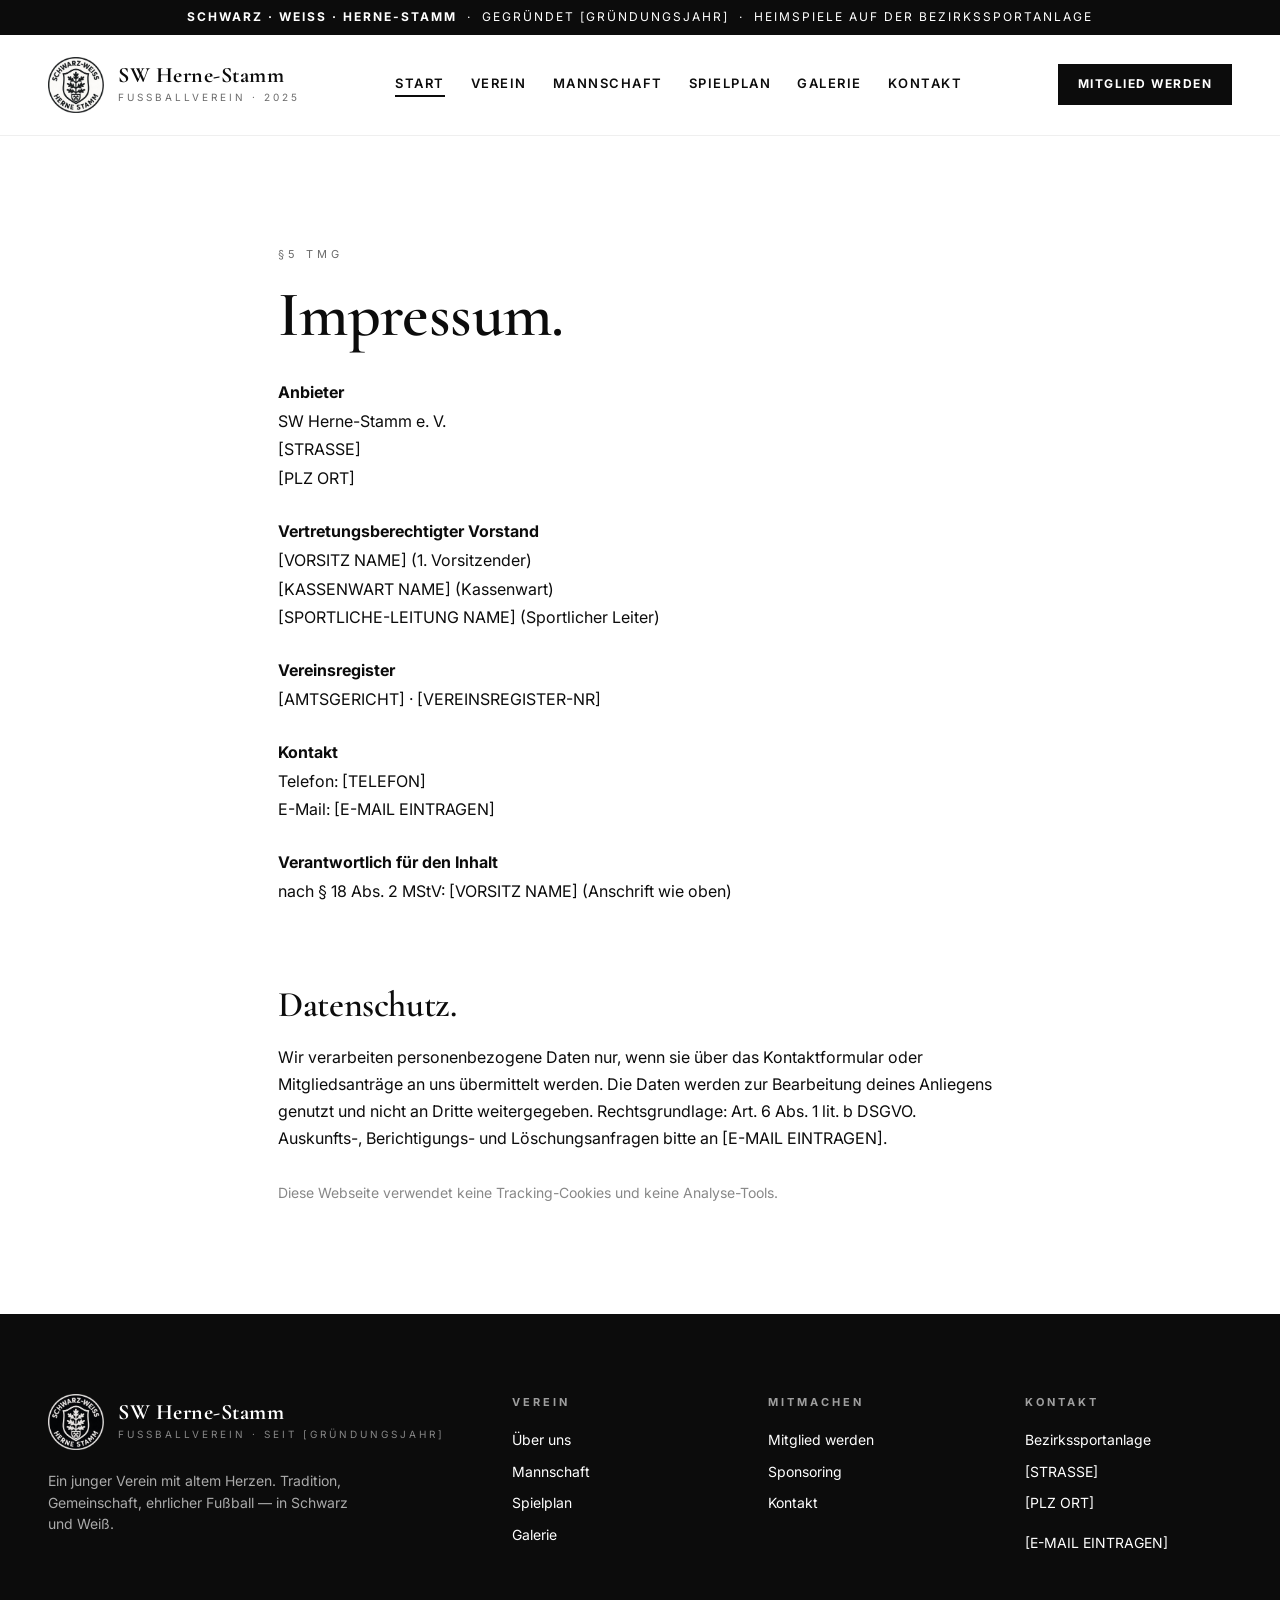
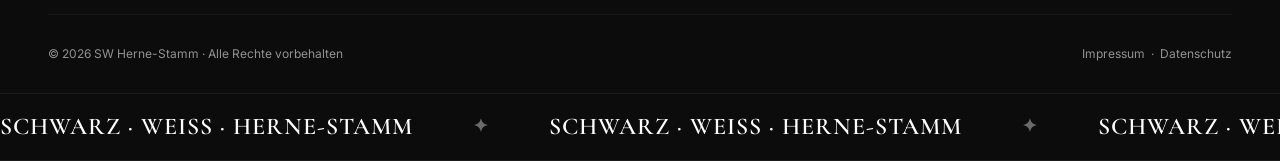
<file: impressum/index.html>
<!DOCTYPE html>
<html lang="de">
<head>
  <base href="../">
  <meta charset="UTF-8">
  <meta name="viewport" content="width=device-width, initial-scale=1.0">
  <title>Impressum · SW Herne-Stamm</title>
  <meta name="description" content="Impressum & Datenschutz von SW Herne-Stamm e. V.">
  <meta name="robots" content="noindex, nofollow">
  <link rel="stylesheet" href="style.css">
</head>
<body>
<div class="top-stripe"><b>SCHWARZ · WEISS · HERNE-STAMM</b> &nbsp;·&nbsp; Gegründet [GRÜNDUNGSJAHR] &nbsp;·&nbsp; Heimspiele auf der Bezirkssportanlage</div>
<nav class="site-nav">
  <div class="container site-nav__inner">
    <a href="./" class="brand">
      <img src="logo.png" alt="SW Herne-Stamm" class="brand__logo">
      <div>
        <div class="brand__name">SW Herne-Stamm</div>
        <div class="brand__sub">Fußballverein · 2025</div>
      </div>
    </a>
    <div class="nav-links" id="nav-links">
      <a href="./"      data-key="index">Start</a>
      <a href="verein/"     data-key="verein">Verein</a>
      <a href="mannschaft/" data-key="mannschaft">Mannschaft</a>
      <a href="spielplan/"  data-key="spielplan">Spielplan</a>
      <a href="galerie/"    data-key="galerie">Galerie</a>
      <a href="kontakt/"    data-key="kontakt">Kontakt</a>
    </div>
    <a href="mitglied/" class="nav-cta">Mitglied werden</a>
  </div>
</nav>
<script>(function(){var p=location.pathname.split('/').pop().replace(/\.(php|html)$/,'');if(!p)p='index';var l=document.querySelector('#nav-links a[data-key="'+p+'"]');if(l)l.classList.add('active');})();</script>

<section class="section">
  <div class="container" style="max-width:780px;">
    <div class="section__eyebrow">§5 TMG</div>
    <h1 class="section__title">Impressum.</h1>
    <div style="font-size:16px;line-height:1.8;margin-top:30px;">
      <p><b>Anbieter</b><br>SW Herne-Stamm e. V.<br>[STRASSE]<br>[PLZ ORT]</p>
      <p style="margin-top:24px;"><b>Vertretungsberechtigter Vorstand</b><br>[VORSITZ NAME] (1. Vorsitzender)<br>[KASSENWART NAME] (Kassenwart)<br>[SPORTLICHE-LEITUNG NAME] (Sportlicher Leiter)</p>
      <p style="margin-top:24px;"><b>Vereinsregister</b><br>[AMTSGERICHT] · [VEREINSREGISTER-NR]</p>
      <p style="margin-top:24px;"><b>Kontakt</b><br>Telefon: [TELEFON]<br>E-Mail: [E-MAIL EINTRAGEN]</p>
      <p style="margin-top:24px;"><b>Verantwortlich für den Inhalt</b><br>nach § 18 Abs. 2 MStV: [VORSITZ NAME] (Anschrift wie oben)</p>
    </div>
    <h2 id="datenschutz" class="section__title" style="font-size:36px;margin-top:80px;">Datenschutz.</h2>
    <p style="font-size:16px;line-height:1.7;margin-top:20px;">Wir verarbeiten personenbezogene Daten nur, wenn sie über das Kontaktformular oder Mitgliedsanträge an uns übermittelt werden. Die Daten werden zur Bearbeitung deines Anliegens genutzt und nicht an Dritte weitergegeben. Rechtsgrundlage: Art. 6 Abs. 1 lit. b DSGVO. Auskunfts-, Berichtigungs- und Löschungsanfragen bitte an [E-MAIL EINTRAGEN].</p>
    <p style="font-size:14px;color:#888;margin-top:30px;">Diese Webseite verwendet keine Tracking-Cookies und keine Analyse-Tools.</p>
  </div>
</section>
<footer class="site-footer">
  <div class="container">
    <div class="footer-grid">
      <div>
        <div style="display:flex;align-items:center;gap:14px;margin-bottom:20px;">
          <img src="logo.png" alt="SW Herne-Stamm" class="brand__logo brand__logo--light">
          <div>
            <div class="brand__name" style="color:#fff;">SW Herne-Stamm</div>
            <div class="brand__sub" style="color:#888;">Fußballverein · seit [GRÜNDUNGSJAHR]</div>
          </div>
        </div>
        <p style="font-size:14px;color:#aaa;max-width:36ch;">Ein junger Verein mit altem Herzen. Tradition, Gemeinschaft, ehrlicher Fußball — in Schwarz und Weiß.</p>
      </div>
      <div>
        <h4>Verein</h4>
        <ul><li><a href="verein/">Über uns</a></li><li><a href="mannschaft/">Mannschaft</a></li><li><a href="spielplan/">Spielplan</a></li><li><a href="galerie/">Galerie</a></li></ul>
      </div>
      <div>
        <h4>Mitmachen</h4>
        <ul><li><a href="mitglied/">Mitglied werden</a></li><li><a href="kontakt/#sponsoring">Sponsoring</a></li><li><a href="kontakt/">Kontakt</a></li></ul>
      </div>
      <div>
        <h4>Kontakt</h4>
        <ul><li>Bezirkssportanlage</li><li>[STRASSE]</li><li>[PLZ ORT]</li><li style="margin-top:8px;">[E-MAIL EINTRAGEN]</li></ul>
      </div>
    </div>
    <div class="footer-bottom">
      <span>© 2026 SW Herne-Stamm · Alle Rechte vorbehalten</span>
      <span><a href="impressum/">Impressum</a> &nbsp;·&nbsp; <a href="impressum/#datenschutz">Datenschutz</a></span>
    </div>
  </div>
</footer>
<link rel="stylesheet" href="https://fonts.googleapis.com/css2?family=Cormorant+Garamond:ital,wght@0,400;0,600;0,700;1,400&family=Inter:wght@400;600;700&display=swap">
<div class="marquee" aria-hidden="true">
  <div class="marquee__track">
    <span>SCHWARZ · WEISS · HERNE-STAMM</span><span>SCHWARZ · WEISS · HERNE-STAMM</span>
    <span>SCHWARZ · WEISS · HERNE-STAMM</span><span>SCHWARZ · WEISS · HERNE-STAMM</span>
    <span>SCHWARZ · WEISS · HERNE-STAMM</span><span>SCHWARZ · WEISS · HERNE-STAMM</span>
    <span>SCHWARZ · WEISS · HERNE-STAMM</span><span>SCHWARZ · WEISS · HERNE-STAMM</span>
  </div>
</div>
<script>
(function(){
  // Scroll-Reveal: alle .reveal-Elemente einblenden wenn sichtbar
  if ("IntersectionObserver" in window) {
    var io = new IntersectionObserver(function(entries){
      entries.forEach(function(e){ if(e.isIntersecting){ e.target.classList.add("is-visible"); io.unobserve(e.target); } });
    }, { rootMargin: "0px 0px -10% 0px", threshold: 0.1 });
    document.querySelectorAll(".reveal").forEach(function(el){ io.observe(el); });
  } else {
    document.querySelectorAll(".reveal").forEach(function(el){ el.classList.add("is-visible"); });
  }
  // Animated counter für .count[data-to]
  function animateCount(el){
    var to = parseFloat(el.dataset.to) || 0;
    var dur = parseInt(el.dataset.dur||"1400");
    var dec = parseInt(el.dataset.dec||"0");
    var t0 = performance.now();
    function step(t){
      var p = Math.min((t-t0)/dur, 1);
      var v = to * (1 - Math.pow(1-p, 3));
      el.textContent = (el.dataset.prefix||"") + v.toFixed(dec) + (el.dataset.suffix||"");
      if (p < 1) requestAnimationFrame(step);
    }
    requestAnimationFrame(step);
  }
  if ("IntersectionObserver" in window) {
    var co = new IntersectionObserver(function(entries){
      entries.forEach(function(e){ if(e.isIntersecting){ animateCount(e.target); co.unobserve(e.target); } });
    }, { threshold: 0.5 });
    document.querySelectorAll(".count[data-to]").forEach(function(el){ co.observe(el); });
  }

  // ── Lineup-Animation: Spieler nacheinander zoomen (Detail-Seiten) ──
  function runLineup() {
    var pitch = document.querySelector(".pitch");
    if (!pitch) return;
    var seq = ["TW","LV","IV-L","IV-R","RV","LM","ZM","RM","LF","RF","ST"];
    var captain = pitch.querySelector(".player[data-captain=\"true\"]");
    var order = [];
    if (captain) order.push(captain);
    seq.forEach(function(pos){
      var el = pitch.querySelector(".player[data-pos=\"" + pos + "\"]");
      if (el && el !== captain) order.push(el);
    });
    // reset: alle dimmen
    pitch.querySelectorAll(".player").forEach(function(p){
      p.classList.remove("is-active","is-zoom");
    });
    var i = 0;
    function step() {
      if (i >= order.length) {
        // Final: alle aktiv, keiner mehr gezoomt
        pitch.querySelectorAll(".player").forEach(function(p){
          p.classList.add("is-active"); p.classList.remove("is-zoom");
        });
        return;
      }
      var el = order[i];
      el.classList.add("is-active","is-zoom");
      setTimeout(function(){
        el.classList.remove("is-zoom");
        i++;
        step();
      }, 2500);
    }
    // kleine Startverzögerung damit Seite aufgebaut ist
    setTimeout(step, 350);
  }
  // Lineup-JSON von der nukilabs-API holen und in die Slots einsetzen
  function populateFromAPI() {
    var pitch = document.querySelector(".pitch[id^='pitch-']");
    if (!pitch) return Promise.resolve();
    var team = pitch.id.replace("pitch-", "");
    // 1. Versuche dynamische PHP-API; 2. Fallback auf statisches JSON (für GH-Pages)
    return fetch("api-lineup.php?team=" + team, { credentials: "same-origin" })
      .then(function(r){ if (r.ok) return r.json(); throw new Error("php"); })
      .catch(function(){ return fetch("lineups/" + team + ".json").then(function(r){ return r.ok ? r.json() : null; }); })
      .then(function(data){
        if (!data || !data.lineup) return;
        Object.keys(data.lineup).forEach(function(pos){
          var el = pitch.querySelector(".player[data-pos=\"" + pos + "\"]");
          if (!el) return;
          var p = data.lineup[pos];
          var name = el.querySelector(".player__name");
          var num = el.querySelector(".player__num");
          if (name && p.name) name.textContent = p.name;
          if (num && p.number) num.textContent = String(p.number);
        });
        // optional captain override
        if (data.captain) {
          pitch.querySelectorAll(".player[data-captain=\"true\"]").forEach(function(el){
            el.removeAttribute("data-captain");
            var b = el.querySelector(".player__captain"); if (b) b.remove();
          });
          var capEl = pitch.querySelector(".player[data-pos=\"" + data.captain + "\"]");
          if (capEl) {
            capEl.setAttribute("data-captain", "true");
            if (!capEl.querySelector(".player__captain")) {
              var s = document.createElement("span");
              s.className = "player__captain"; s.textContent = "C";
              capEl.querySelector(".player__photo")?.appendChild(s);
            }
          }
        }
      }).catch(function(){ /* still play placeholder lineup */ });
  }

  // Auto-Start: erst API populieren (max 1.5s warten), dann Animation
  if (document.querySelector(".pitch")) {
    var start = function(){ populateFromAPI().finally(runLineup); };
    if (document.readyState === "loading") {
      document.addEventListener("DOMContentLoaded", start);
    } else {
      start();
    }
  }
  // Replay-Button im UI nutzbar machen
  window.replayLineup = runLineup;

})();
</script>
</body></html>
</file>
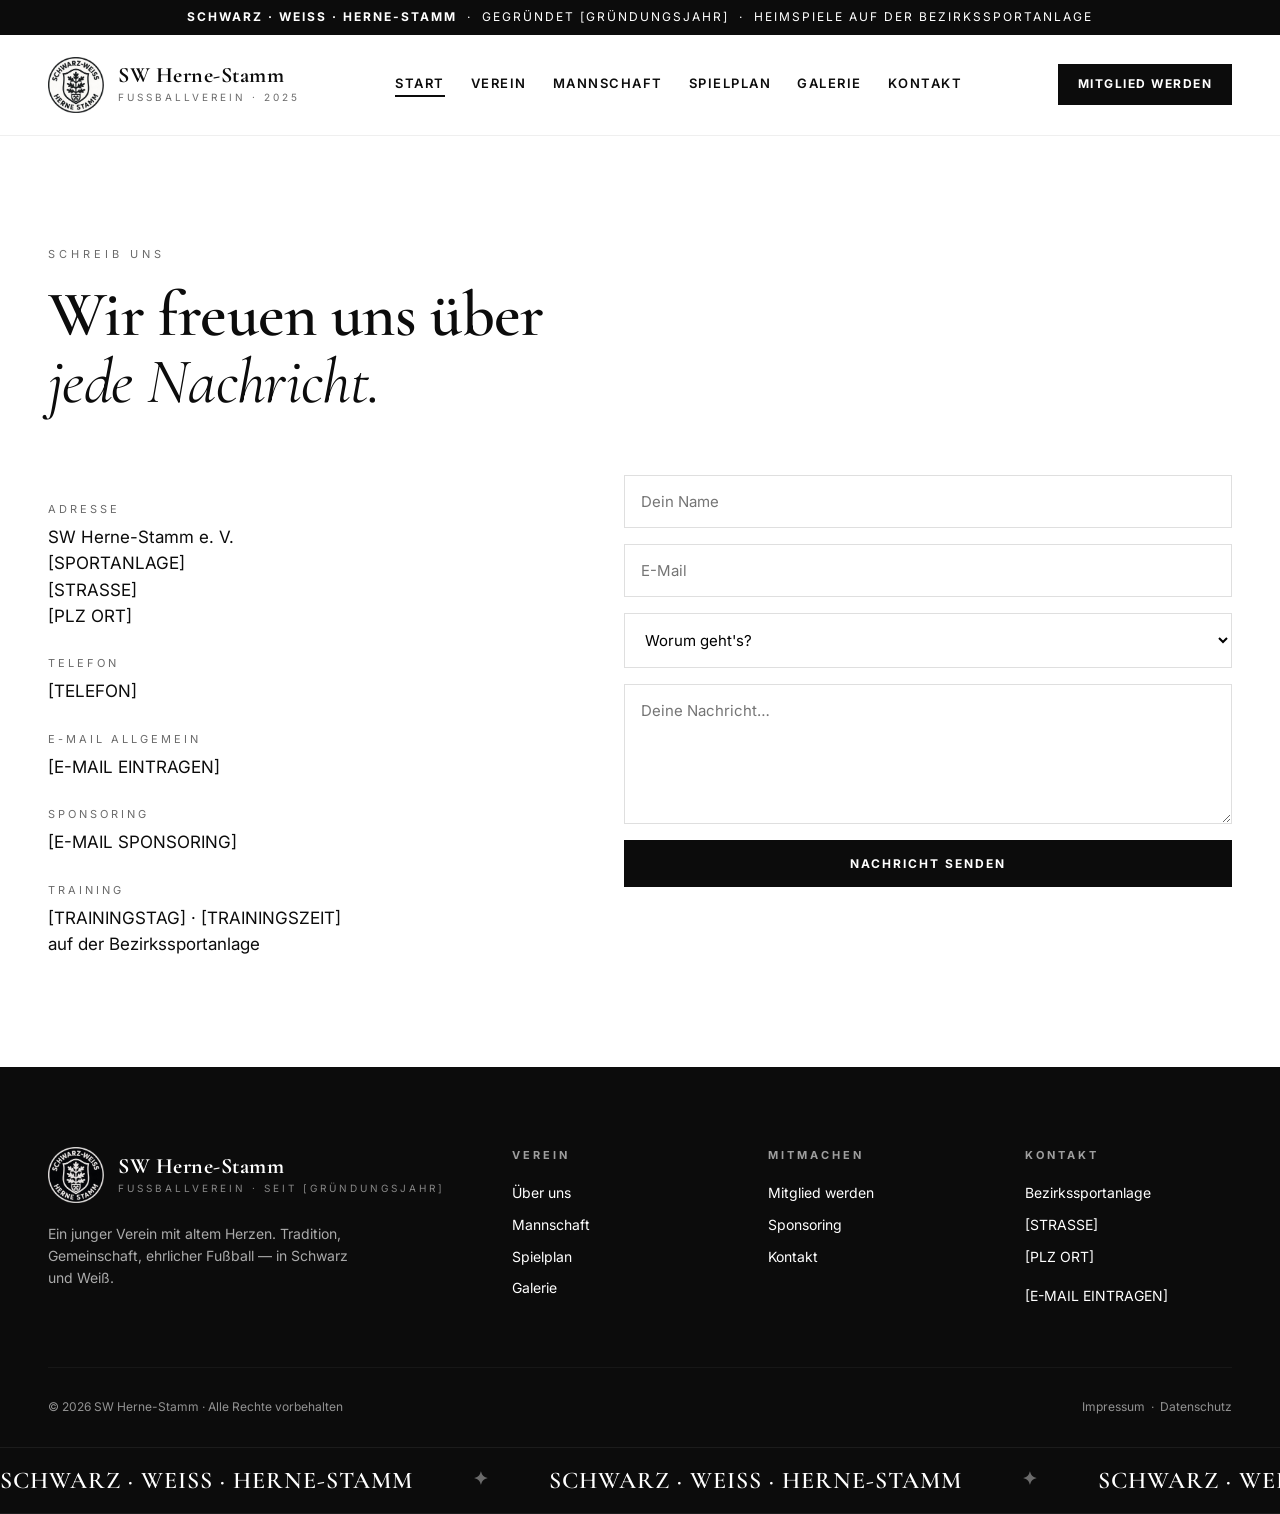
<file: kontakt/index.html>
<!DOCTYPE html>
<html lang="de">
<head>
  <base href="../">
  <meta charset="UTF-8">
  <meta name="viewport" content="width=device-width, initial-scale=1.0">
  <title>Kontakt · SW Herne-Stamm</title>
  <meta name="description" content="Kontakt zum Verein — für Mitglieder, Sponsoren, Presse und alle Interessierten.">
  <meta name="robots" content="noindex, nofollow">
  <link rel="stylesheet" href="style.css">
</head>
<body>
<div class="top-stripe"><b>SCHWARZ · WEISS · HERNE-STAMM</b> &nbsp;·&nbsp; Gegründet [GRÜNDUNGSJAHR] &nbsp;·&nbsp; Heimspiele auf der Bezirkssportanlage</div>
<nav class="site-nav">
  <div class="container site-nav__inner">
    <a href="./" class="brand">
      <img src="logo.png" alt="SW Herne-Stamm" class="brand__logo">
      <div>
        <div class="brand__name">SW Herne-Stamm</div>
        <div class="brand__sub">Fußballverein · 2025</div>
      </div>
    </a>
    <div class="nav-links" id="nav-links">
      <a href="./"      data-key="index">Start</a>
      <a href="verein/"     data-key="verein">Verein</a>
      <a href="mannschaft/" data-key="mannschaft">Mannschaft</a>
      <a href="spielplan/"  data-key="spielplan">Spielplan</a>
      <a href="galerie/"    data-key="galerie">Galerie</a>
      <a href="kontakt/"    data-key="kontakt">Kontakt</a>
    </div>
    <a href="mitglied/" class="nav-cta">Mitglied werden</a>
  </div>
</nav>
<script>(function(){var p=location.pathname.split('/').pop().replace(/\.(php|html)$/,'');if(!p)p='index';var l=document.querySelector('#nav-links a[data-key="'+p+'"]');if(l)l.classList.add('active');})();</script>

<section class="section">
  <div class="container">
    <div class="section__eyebrow">Schreib uns</div>
    <h1 class="section__title reveal">Wir freuen uns über <em>jede Nachricht.</em></h1>
    <div class="kontakt-grid" style="margin-top:60px;">
      <div class="kontakt-info">
        <dl>
          <dt>Adresse</dt>
          <dd>SW Herne-Stamm e. V.<br>[SPORTANLAGE]<br>[STRASSE]<br>[PLZ ORT]</dd>
          <dt>Telefon</dt>
          <dd>[TELEFON]</dd>
          <dt>E-Mail allgemein</dt>
          <dd>[E-MAIL EINTRAGEN]</dd>
          <dt id="sponsoring">Sponsoring</dt>
          <dd>[E-MAIL SPONSORING]</dd>
          <dt>Training</dt>
          <dd>[TRAININGSTAG] · [TRAININGSZEIT]<br>auf der Bezirkssportanlage</dd>
        </dl>
      </div>
      <form class="form-row" action="javascript:void(0)" onsubmit="event.preventDefault(); return false;">
        <input type="text" placeholder="Dein Name" required>
        <input type="email" placeholder="E-Mail" required>
        <select required>
          <option value="">Worum geht's?</option>
          <option>Probetraining</option>
          <option>Sponsoring-Anfrage</option>
          <option>Presse / Medien</option>
          <option>Sonstiges</option>
        </select>
        <textarea placeholder="Deine Nachricht…" required></textarea>
        <button type="submit" class="btn btn-dark">Nachricht senden</button>
      </form>
    </div>
  </div>
</section>
<footer class="site-footer">
  <div class="container">
    <div class="footer-grid">
      <div>
        <div style="display:flex;align-items:center;gap:14px;margin-bottom:20px;">
          <img src="logo.png" alt="SW Herne-Stamm" class="brand__logo brand__logo--light">
          <div>
            <div class="brand__name" style="color:#fff;">SW Herne-Stamm</div>
            <div class="brand__sub" style="color:#888;">Fußballverein · seit [GRÜNDUNGSJAHR]</div>
          </div>
        </div>
        <p style="font-size:14px;color:#aaa;max-width:36ch;">Ein junger Verein mit altem Herzen. Tradition, Gemeinschaft, ehrlicher Fußball — in Schwarz und Weiß.</p>
      </div>
      <div>
        <h4>Verein</h4>
        <ul><li><a href="verein/">Über uns</a></li><li><a href="mannschaft/">Mannschaft</a></li><li><a href="spielplan/">Spielplan</a></li><li><a href="galerie/">Galerie</a></li></ul>
      </div>
      <div>
        <h4>Mitmachen</h4>
        <ul><li><a href="mitglied/">Mitglied werden</a></li><li><a href="kontakt/#sponsoring">Sponsoring</a></li><li><a href="kontakt/">Kontakt</a></li></ul>
      </div>
      <div>
        <h4>Kontakt</h4>
        <ul><li>Bezirkssportanlage</li><li>[STRASSE]</li><li>[PLZ ORT]</li><li style="margin-top:8px;">[E-MAIL EINTRAGEN]</li></ul>
      </div>
    </div>
    <div class="footer-bottom">
      <span>© 2026 SW Herne-Stamm · Alle Rechte vorbehalten</span>
      <span><a href="impressum/">Impressum</a> &nbsp;·&nbsp; <a href="impressum/#datenschutz">Datenschutz</a></span>
    </div>
  </div>
</footer>
<link rel="stylesheet" href="https://fonts.googleapis.com/css2?family=Cormorant+Garamond:ital,wght@0,400;0,600;0,700;1,400&family=Inter:wght@400;600;700&display=swap">
<div class="marquee" aria-hidden="true">
  <div class="marquee__track">
    <span>SCHWARZ · WEISS · HERNE-STAMM</span><span>SCHWARZ · WEISS · HERNE-STAMM</span>
    <span>SCHWARZ · WEISS · HERNE-STAMM</span><span>SCHWARZ · WEISS · HERNE-STAMM</span>
    <span>SCHWARZ · WEISS · HERNE-STAMM</span><span>SCHWARZ · WEISS · HERNE-STAMM</span>
    <span>SCHWARZ · WEISS · HERNE-STAMM</span><span>SCHWARZ · WEISS · HERNE-STAMM</span>
  </div>
</div>
<script>
(function(){
  // Scroll-Reveal: alle .reveal-Elemente einblenden wenn sichtbar
  if ("IntersectionObserver" in window) {
    var io = new IntersectionObserver(function(entries){
      entries.forEach(function(e){ if(e.isIntersecting){ e.target.classList.add("is-visible"); io.unobserve(e.target); } });
    }, { rootMargin: "0px 0px -10% 0px", threshold: 0.1 });
    document.querySelectorAll(".reveal").forEach(function(el){ io.observe(el); });
  } else {
    document.querySelectorAll(".reveal").forEach(function(el){ el.classList.add("is-visible"); });
  }
  // Animated counter für .count[data-to]
  function animateCount(el){
    var to = parseFloat(el.dataset.to) || 0;
    var dur = parseInt(el.dataset.dur||"1400");
    var dec = parseInt(el.dataset.dec||"0");
    var t0 = performance.now();
    function step(t){
      var p = Math.min((t-t0)/dur, 1);
      var v = to * (1 - Math.pow(1-p, 3));
      el.textContent = (el.dataset.prefix||"") + v.toFixed(dec) + (el.dataset.suffix||"");
      if (p < 1) requestAnimationFrame(step);
    }
    requestAnimationFrame(step);
  }
  if ("IntersectionObserver" in window) {
    var co = new IntersectionObserver(function(entries){
      entries.forEach(function(e){ if(e.isIntersecting){ animateCount(e.target); co.unobserve(e.target); } });
    }, { threshold: 0.5 });
    document.querySelectorAll(".count[data-to]").forEach(function(el){ co.observe(el); });
  }

  // ── Lineup-Animation: Spieler nacheinander zoomen (Detail-Seiten) ──
  function runLineup() {
    var pitch = document.querySelector(".pitch");
    if (!pitch) return;
    var seq = ["TW","LV","IV-L","IV-R","RV","LM","ZM","RM","LF","RF","ST"];
    var captain = pitch.querySelector(".player[data-captain=\"true\"]");
    var order = [];
    if (captain) order.push(captain);
    seq.forEach(function(pos){
      var el = pitch.querySelector(".player[data-pos=\"" + pos + "\"]");
      if (el && el !== captain) order.push(el);
    });
    // reset: alle dimmen
    pitch.querySelectorAll(".player").forEach(function(p){
      p.classList.remove("is-active","is-zoom");
    });
    var i = 0;
    function step() {
      if (i >= order.length) {
        // Final: alle aktiv, keiner mehr gezoomt
        pitch.querySelectorAll(".player").forEach(function(p){
          p.classList.add("is-active"); p.classList.remove("is-zoom");
        });
        return;
      }
      var el = order[i];
      el.classList.add("is-active","is-zoom");
      setTimeout(function(){
        el.classList.remove("is-zoom");
        i++;
        step();
      }, 2500);
    }
    // kleine Startverzögerung damit Seite aufgebaut ist
    setTimeout(step, 350);
  }
  // Lineup-JSON von der nukilabs-API holen und in die Slots einsetzen
  function populateFromAPI() {
    var pitch = document.querySelector(".pitch[id^='pitch-']");
    if (!pitch) return Promise.resolve();
    var team = pitch.id.replace("pitch-", "");
    // 1. Versuche dynamische PHP-API; 2. Fallback auf statisches JSON (für GH-Pages)
    return fetch("api-lineup.php?team=" + team, { credentials: "same-origin" })
      .then(function(r){ if (r.ok) return r.json(); throw new Error("php"); })
      .catch(function(){ return fetch("lineups/" + team + ".json").then(function(r){ return r.ok ? r.json() : null; }); })
      .then(function(data){
        if (!data || !data.lineup) return;
        Object.keys(data.lineup).forEach(function(pos){
          var el = pitch.querySelector(".player[data-pos=\"" + pos + "\"]");
          if (!el) return;
          var p = data.lineup[pos];
          var name = el.querySelector(".player__name");
          var num = el.querySelector(".player__num");
          if (name && p.name) name.textContent = p.name;
          if (num && p.number) num.textContent = String(p.number);
        });
        // optional captain override
        if (data.captain) {
          pitch.querySelectorAll(".player[data-captain=\"true\"]").forEach(function(el){
            el.removeAttribute("data-captain");
            var b = el.querySelector(".player__captain"); if (b) b.remove();
          });
          var capEl = pitch.querySelector(".player[data-pos=\"" + data.captain + "\"]");
          if (capEl) {
            capEl.setAttribute("data-captain", "true");
            if (!capEl.querySelector(".player__captain")) {
              var s = document.createElement("span");
              s.className = "player__captain"; s.textContent = "C";
              capEl.querySelector(".player__photo")?.appendChild(s);
            }
          }
        }
      }).catch(function(){ /* still play placeholder lineup */ });
  }

  // Auto-Start: erst API populieren (max 1.5s warten), dann Animation
  if (document.querySelector(".pitch")) {
    var start = function(){ populateFromAPI().finally(runLineup); };
    if (document.readyState === "loading") {
      document.addEventListener("DOMContentLoaded", start);
    } else {
      start();
    }
  }
  // Replay-Button im UI nutzbar machen
  window.replayLineup = runLineup;

})();
</script>
</body></html>
</file>
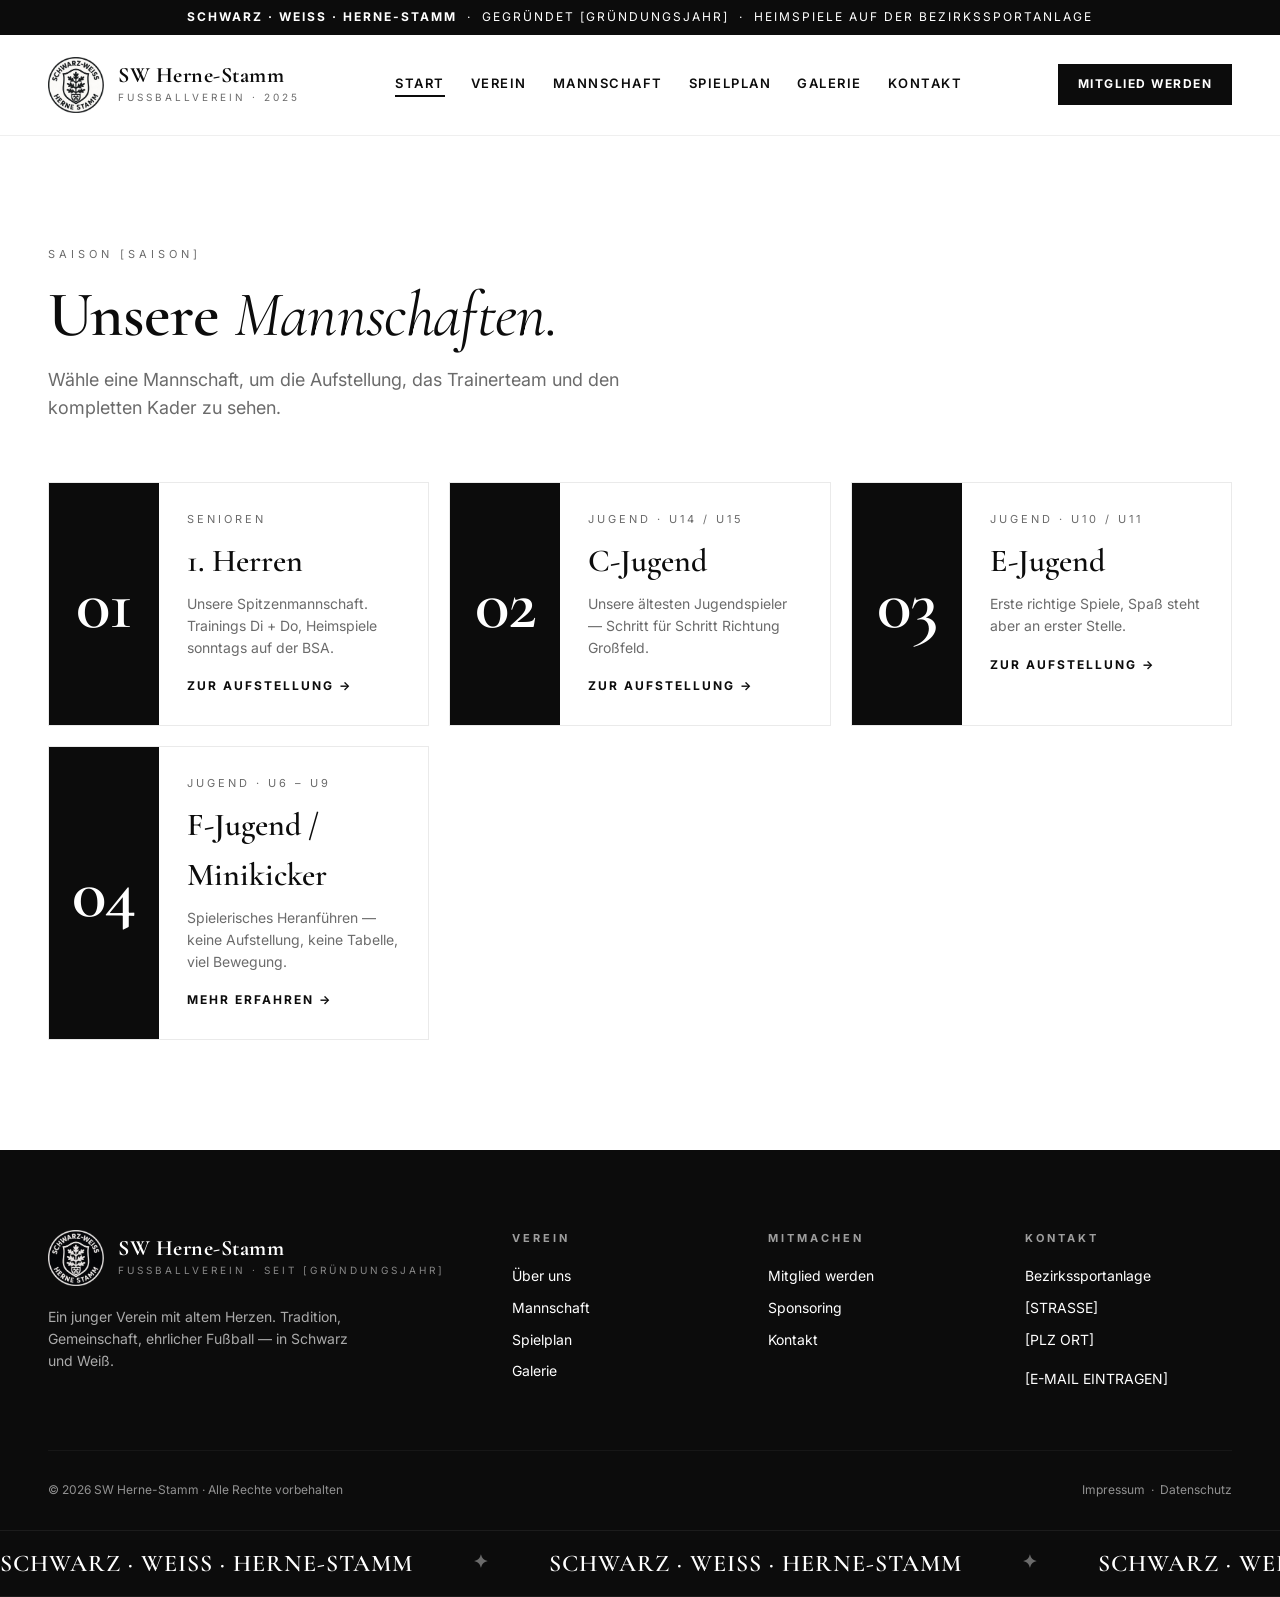
<file: mannschaft/index.html>
<!DOCTYPE html>
<html lang="de">
<head>
  <base href="../">
  <meta charset="UTF-8">
  <meta name="viewport" content="width=device-width, initial-scale=1.0">
  <title>Mannschaften · SW Herne-Stamm</title>
  <meta name="description" content="Alle Mannschaften von SW Herne-Stamm — Herren und Jugend.">
  <meta name="robots" content="noindex, nofollow">
  <link rel="stylesheet" href="style.css">
</head>
<body>
<div class="top-stripe"><b>SCHWARZ · WEISS · HERNE-STAMM</b> &nbsp;·&nbsp; Gegründet [GRÜNDUNGSJAHR] &nbsp;·&nbsp; Heimspiele auf der Bezirkssportanlage</div>
<nav class="site-nav">
  <div class="container site-nav__inner">
    <a href="./" class="brand">
      <img src="logo.png" alt="SW Herne-Stamm" class="brand__logo">
      <div>
        <div class="brand__name">SW Herne-Stamm</div>
        <div class="brand__sub">Fußballverein · 2025</div>
      </div>
    </a>
    <div class="nav-links" id="nav-links">
      <a href="./"      data-key="index">Start</a>
      <a href="verein/"     data-key="verein">Verein</a>
      <a href="mannschaft/" data-key="mannschaft">Mannschaft</a>
      <a href="spielplan/"  data-key="spielplan">Spielplan</a>
      <a href="galerie/"    data-key="galerie">Galerie</a>
      <a href="kontakt/"    data-key="kontakt">Kontakt</a>
    </div>
    <a href="mitglied/" class="nav-cta">Mitglied werden</a>
  </div>
</nav>
<script>(function(){var p=location.pathname.split('/').pop().replace(/\.(php|html)$/,'');if(!p)p='index';var l=document.querySelector('#nav-links a[data-key="'+p+'"]');if(l)l.classList.add('active');})();</script>


<section class="section">
  <div class="container">
    <div class="section__eyebrow">Saison [SAISON]</div>
    <h1 class="section__title reveal">Unsere <em>Mannschaften.</em></h1>
    <p class="section__lead reveal reveal--delay-1">Wähle eine Mannschaft, um die Aufstellung, das Trainerteam und den kompletten Kader zu sehen.</p>

    <div class="team-picker reveal reveal--delay-2">
      <a href="mannschaft-herren/" class="team-tile">
        <div class="team-tile__num">01</div>
        <div class="team-tile__body">
          <div class="team-tile__cat">Senioren</div>
          <h2 class="team-tile__name">1. Herren</h2>
          <p class="team-tile__desc">Unsere Spitzenmannschaft. Trainings Di + Do, Heimspiele sonntags auf der BSA.</p>
          <span class="team-tile__cta">Zur Aufstellung →</span>
        </div>
      </a>
      <a href="mannschaft-cjugend/" class="team-tile">
        <div class="team-tile__num">02</div>
        <div class="team-tile__body">
          <div class="team-tile__cat">Jugend · U14 / U15</div>
          <h2 class="team-tile__name">C-Jugend</h2>
          <p class="team-tile__desc">Unsere ältesten Jugendspieler — Schritt für Schritt Richtung Großfeld.</p>
          <span class="team-tile__cta">Zur Aufstellung →</span>
        </div>
      </a>
      <a href="mannschaft-ejugend/" class="team-tile">
        <div class="team-tile__num">03</div>
        <div class="team-tile__body">
          <div class="team-tile__cat">Jugend · U10 / U11</div>
          <h2 class="team-tile__name">E-Jugend</h2>
          <p class="team-tile__desc">Erste richtige Spiele, Spaß steht aber an erster Stelle.</p>
          <span class="team-tile__cta">Zur Aufstellung →</span>
        </div>
      </a>
      <a href="mannschaft-fjugend/" class="team-tile">
        <div class="team-tile__num">04</div>
        <div class="team-tile__body">
          <div class="team-tile__cat">Jugend · U6 – U9</div>
          <h2 class="team-tile__name">F-Jugend / Minikicker</h2>
          <p class="team-tile__desc">Spielerisches Heranführen — keine Aufstellung, keine Tabelle, viel Bewegung.</p>
          <span class="team-tile__cta">Mehr erfahren →</span>
        </div>
      </a>
    </div>
  </div>
</section>

<footer class="site-footer">
  <div class="container">
    <div class="footer-grid">
      <div>
        <div style="display:flex;align-items:center;gap:14px;margin-bottom:20px;">
          <img src="logo.png" alt="SW Herne-Stamm" class="brand__logo brand__logo--light">
          <div>
            <div class="brand__name" style="color:#fff;">SW Herne-Stamm</div>
            <div class="brand__sub" style="color:#888;">Fußballverein · seit [GRÜNDUNGSJAHR]</div>
          </div>
        </div>
        <p style="font-size:14px;color:#aaa;max-width:36ch;">Ein junger Verein mit altem Herzen. Tradition, Gemeinschaft, ehrlicher Fußball — in Schwarz und Weiß.</p>
      </div>
      <div>
        <h4>Verein</h4>
        <ul><li><a href="verein/">Über uns</a></li><li><a href="mannschaft/">Mannschaft</a></li><li><a href="spielplan/">Spielplan</a></li><li><a href="galerie/">Galerie</a></li></ul>
      </div>
      <div>
        <h4>Mitmachen</h4>
        <ul><li><a href="mitglied/">Mitglied werden</a></li><li><a href="kontakt/#sponsoring">Sponsoring</a></li><li><a href="kontakt/">Kontakt</a></li></ul>
      </div>
      <div>
        <h4>Kontakt</h4>
        <ul><li>Bezirkssportanlage</li><li>[STRASSE]</li><li>[PLZ ORT]</li><li style="margin-top:8px;">[E-MAIL EINTRAGEN]</li></ul>
      </div>
    </div>
    <div class="footer-bottom">
      <span>© 2026 SW Herne-Stamm · Alle Rechte vorbehalten</span>
      <span><a href="impressum/">Impressum</a> &nbsp;·&nbsp; <a href="impressum/#datenschutz">Datenschutz</a></span>
    </div>
  </div>
</footer>
<link rel="stylesheet" href="https://fonts.googleapis.com/css2?family=Cormorant+Garamond:ital,wght@0,400;0,600;0,700;1,400&family=Inter:wght@400;600;700&display=swap">
<div class="marquee" aria-hidden="true">
  <div class="marquee__track">
    <span>SCHWARZ · WEISS · HERNE-STAMM</span><span>SCHWARZ · WEISS · HERNE-STAMM</span>
    <span>SCHWARZ · WEISS · HERNE-STAMM</span><span>SCHWARZ · WEISS · HERNE-STAMM</span>
    <span>SCHWARZ · WEISS · HERNE-STAMM</span><span>SCHWARZ · WEISS · HERNE-STAMM</span>
    <span>SCHWARZ · WEISS · HERNE-STAMM</span><span>SCHWARZ · WEISS · HERNE-STAMM</span>
  </div>
</div>
<script>
(function(){
  // Scroll-Reveal: alle .reveal-Elemente einblenden wenn sichtbar
  if ("IntersectionObserver" in window) {
    var io = new IntersectionObserver(function(entries){
      entries.forEach(function(e){ if(e.isIntersecting){ e.target.classList.add("is-visible"); io.unobserve(e.target); } });
    }, { rootMargin: "0px 0px -10% 0px", threshold: 0.1 });
    document.querySelectorAll(".reveal").forEach(function(el){ io.observe(el); });
  } else {
    document.querySelectorAll(".reveal").forEach(function(el){ el.classList.add("is-visible"); });
  }
  // Animated counter für .count[data-to]
  function animateCount(el){
    var to = parseFloat(el.dataset.to) || 0;
    var dur = parseInt(el.dataset.dur||"1400");
    var dec = parseInt(el.dataset.dec||"0");
    var t0 = performance.now();
    function step(t){
      var p = Math.min((t-t0)/dur, 1);
      var v = to * (1 - Math.pow(1-p, 3));
      el.textContent = (el.dataset.prefix||"") + v.toFixed(dec) + (el.dataset.suffix||"");
      if (p < 1) requestAnimationFrame(step);
    }
    requestAnimationFrame(step);
  }
  if ("IntersectionObserver" in window) {
    var co = new IntersectionObserver(function(entries){
      entries.forEach(function(e){ if(e.isIntersecting){ animateCount(e.target); co.unobserve(e.target); } });
    }, { threshold: 0.5 });
    document.querySelectorAll(".count[data-to]").forEach(function(el){ co.observe(el); });
  }

  // ── Lineup-Animation: Spieler nacheinander zoomen (Detail-Seiten) ──
  function runLineup() {
    var pitch = document.querySelector(".pitch");
    if (!pitch) return;
    var seq = ["TW","LV","IV-L","IV-R","RV","LM","ZM","RM","LF","RF","ST"];
    var captain = pitch.querySelector(".player[data-captain=\"true\"]");
    var order = [];
    if (captain) order.push(captain);
    seq.forEach(function(pos){
      var el = pitch.querySelector(".player[data-pos=\"" + pos + "\"]");
      if (el && el !== captain) order.push(el);
    });
    // reset: alle dimmen
    pitch.querySelectorAll(".player").forEach(function(p){
      p.classList.remove("is-active","is-zoom");
    });
    var i = 0;
    function step() {
      if (i >= order.length) {
        // Final: alle aktiv, keiner mehr gezoomt
        pitch.querySelectorAll(".player").forEach(function(p){
          p.classList.add("is-active"); p.classList.remove("is-zoom");
        });
        return;
      }
      var el = order[i];
      el.classList.add("is-active","is-zoom");
      setTimeout(function(){
        el.classList.remove("is-zoom");
        i++;
        step();
      }, 2500);
    }
    // kleine Startverzögerung damit Seite aufgebaut ist
    setTimeout(step, 350);
  }
  // Lineup-JSON von der nukilabs-API holen und in die Slots einsetzen
  function populateFromAPI() {
    var pitch = document.querySelector(".pitch[id^='pitch-']");
    if (!pitch) return Promise.resolve();
    var team = pitch.id.replace("pitch-", "");
    // 1. Versuche dynamische PHP-API; 2. Fallback auf statisches JSON (für GH-Pages)
    return fetch("api-lineup.php?team=" + team, { credentials: "same-origin" })
      .then(function(r){ if (r.ok) return r.json(); throw new Error("php"); })
      .catch(function(){ return fetch("lineups/" + team + ".json").then(function(r){ return r.ok ? r.json() : null; }); })
      .then(function(data){
        if (!data || !data.lineup) return;
        Object.keys(data.lineup).forEach(function(pos){
          var el = pitch.querySelector(".player[data-pos=\"" + pos + "\"]");
          if (!el) return;
          var p = data.lineup[pos];
          var name = el.querySelector(".player__name");
          var num = el.querySelector(".player__num");
          if (name && p.name) name.textContent = p.name;
          if (num && p.number) num.textContent = String(p.number);
        });
        // optional captain override
        if (data.captain) {
          pitch.querySelectorAll(".player[data-captain=\"true\"]").forEach(function(el){
            el.removeAttribute("data-captain");
            var b = el.querySelector(".player__captain"); if (b) b.remove();
          });
          var capEl = pitch.querySelector(".player[data-pos=\"" + data.captain + "\"]");
          if (capEl) {
            capEl.setAttribute("data-captain", "true");
            if (!capEl.querySelector(".player__captain")) {
              var s = document.createElement("span");
              s.className = "player__captain"; s.textContent = "C";
              capEl.querySelector(".player__photo")?.appendChild(s);
            }
          }
        }
      }).catch(function(){ /* still play placeholder lineup */ });
  }

  // Auto-Start: erst API populieren (max 1.5s warten), dann Animation
  if (document.querySelector(".pitch")) {
    var start = function(){ populateFromAPI().finally(runLineup); };
    if (document.readyState === "loading") {
      document.addEventListener("DOMContentLoaded", start);
    } else {
      start();
    }
  }
  // Replay-Button im UI nutzbar machen
  window.replayLineup = runLineup;

})();
</script>
</body></html>
</file>
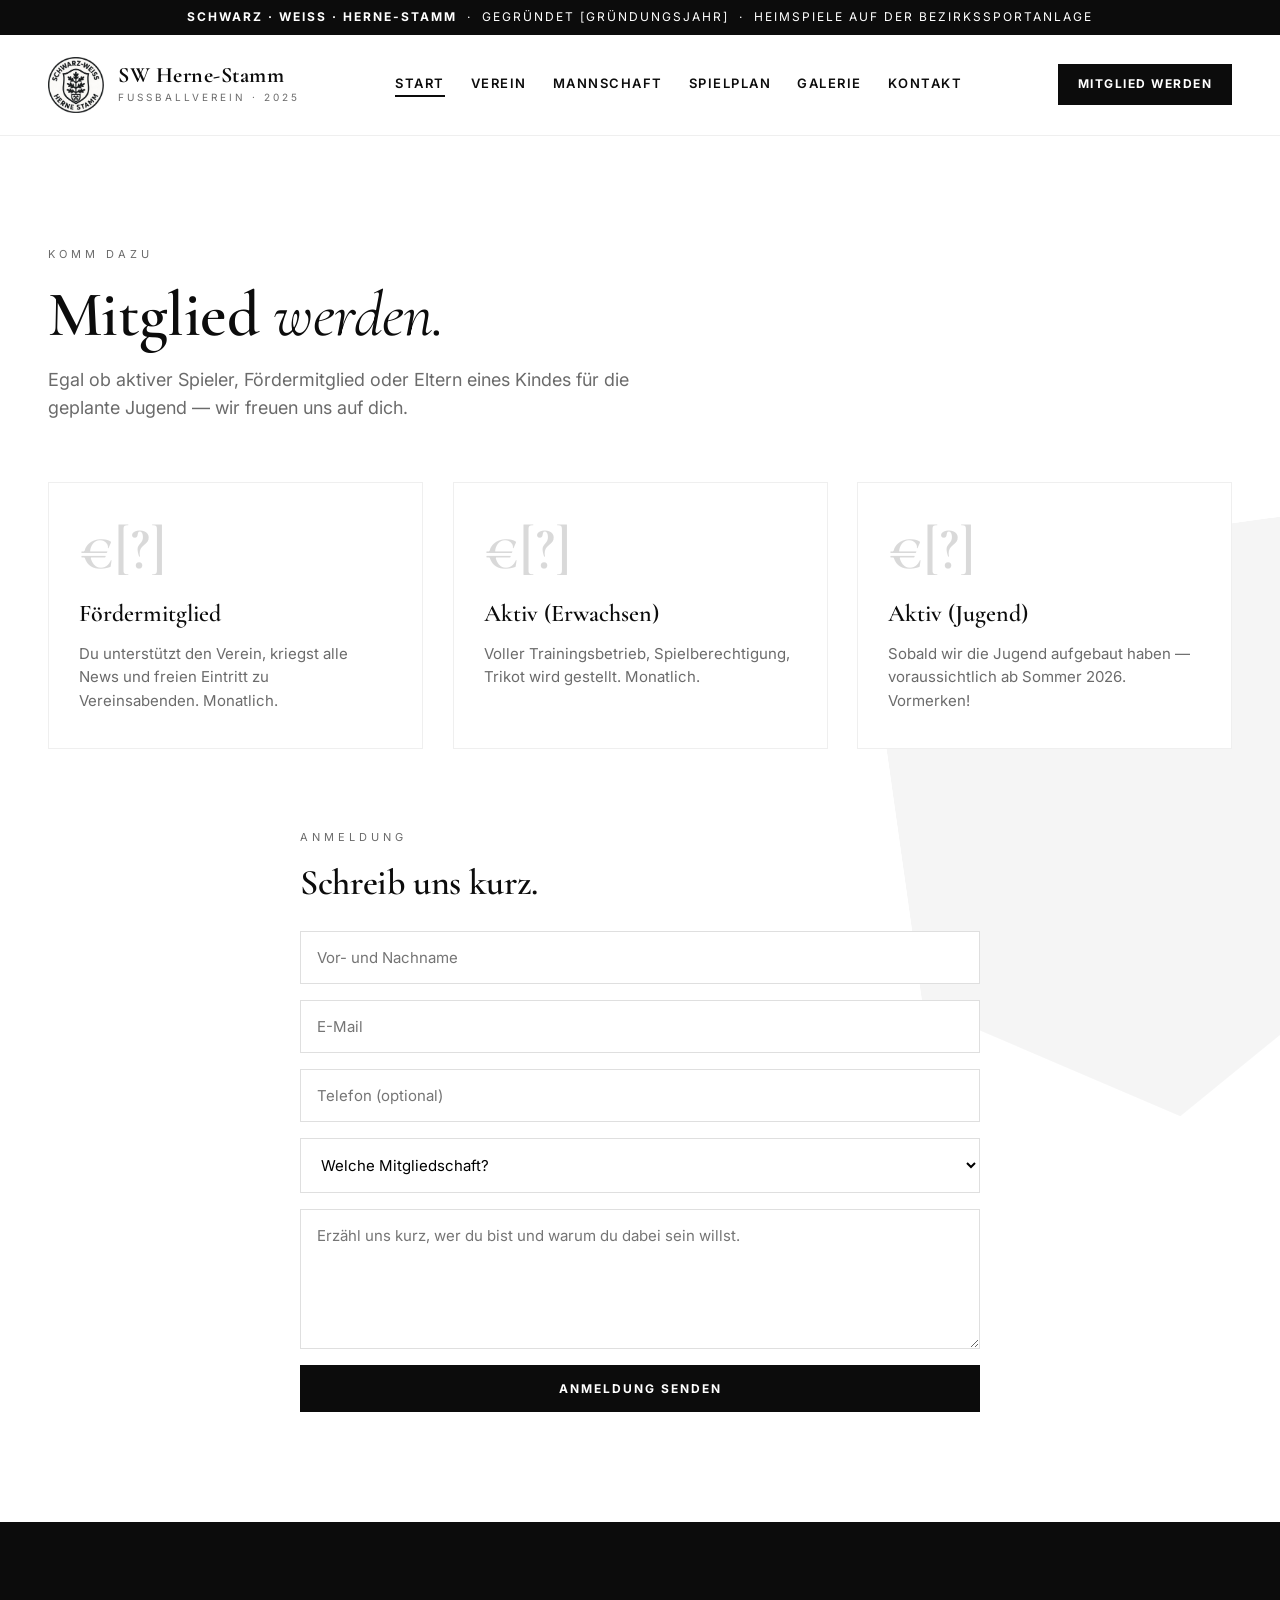
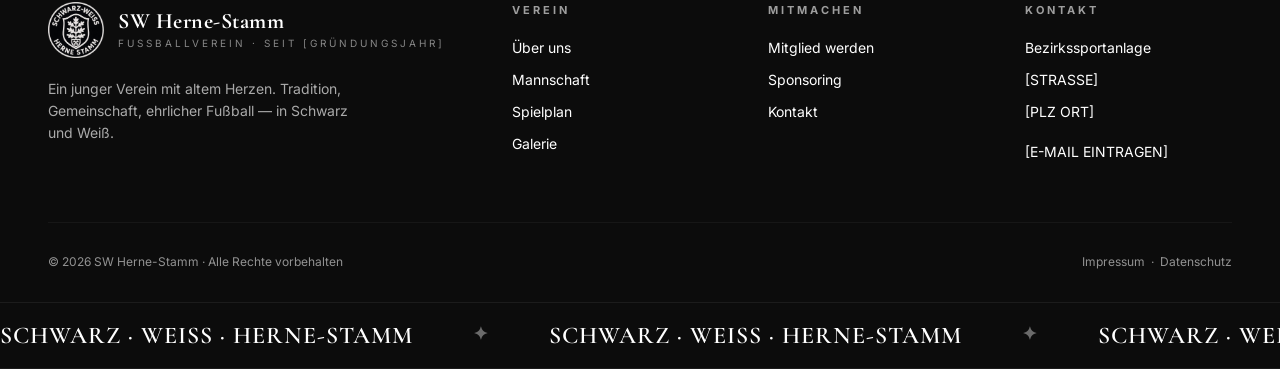
<file: mitglied/index.html>
<!DOCTYPE html>
<html lang="de">
<head>
  <base href="../">
  <meta charset="UTF-8">
  <meta name="viewport" content="width=device-width, initial-scale=1.0">
  <title>Mitglied werden · SW Herne-Stamm</title>
  <meta name="description" content="Werde Mitglied bei SW Herne-Stamm — als Spieler, Fördermitglied oder Jugend.">
  <meta name="robots" content="noindex, nofollow">
  <link rel="stylesheet" href="style.css">
</head>
<body>
<div class="top-stripe"><b>SCHWARZ · WEISS · HERNE-STAMM</b> &nbsp;·&nbsp; Gegründet [GRÜNDUNGSJAHR] &nbsp;·&nbsp; Heimspiele auf der Bezirkssportanlage</div>
<nav class="site-nav">
  <div class="container site-nav__inner">
    <a href="./" class="brand">
      <img src="logo.png" alt="SW Herne-Stamm" class="brand__logo">
      <div>
        <div class="brand__name">SW Herne-Stamm</div>
        <div class="brand__sub">Fußballverein · 2025</div>
      </div>
    </a>
    <div class="nav-links" id="nav-links">
      <a href="./"      data-key="index">Start</a>
      <a href="verein/"     data-key="verein">Verein</a>
      <a href="mannschaft/" data-key="mannschaft">Mannschaft</a>
      <a href="spielplan/"  data-key="spielplan">Spielplan</a>
      <a href="galerie/"    data-key="galerie">Galerie</a>
      <a href="kontakt/"    data-key="kontakt">Kontakt</a>
    </div>
    <a href="mitglied/" class="nav-cta">Mitglied werden</a>
  </div>
</nav>
<script>(function(){var p=location.pathname.split('/').pop().replace(/\.(php|html)$/,'');if(!p)p='index';var l=document.querySelector('#nav-links a[data-key="'+p+'"]');if(l)l.classList.add('active');})();</script>

<section class="section section--watermark">
  <div class="container">
    <div class="section__eyebrow">Komm dazu</div>
    <h1 class="section__title reveal">Mitglied <em>werden.</em></h1>
    <p class="section__lead reveal reveal--delay-1">Egal ob aktiver Spieler, Fördermitglied oder Eltern eines Kindes für die geplante Jugend — wir freuen uns auf dich.</p>
    <div class="cards reveal reveal--delay-2" style="margin-top:40px;">
      <div class="card"><div class="card__num">€[?]</div><h3>Förder­mitglied</h3><p>Du unterstützt den Verein, kriegst alle News und freien Eintritt zu Vereinsabenden. Monatlich.</p></div>
      <div class="card"><div class="card__num">€[?]</div><h3>Aktiv (Erwachsen)</h3><p>Voller Trainingsbetrieb, Spielberechtigung, Trikot wird gestellt. Monatlich.</p></div>
      <div class="card"><div class="card__num">€[?]</div><h3>Aktiv (Jugend)</h3><p>Sobald wir die Jugend aufgebaut haben — voraussichtlich ab Sommer 2026. Vormerken!</p></div>
    </div>
    <div style="max-width:680px;margin:80px auto 0;">
      <div class="section__eyebrow">Anmeldung</div>
      <h2 class="section__title reveal" style="font-size:36px;">Schreib uns kurz.</h2>
      <form class="form-row" action="javascript:void(0)" onsubmit="event.preventDefault(); return false;" style="margin-top:30px;">
        <input type="text" placeholder="Vor- und Nachname" required>
        <input type="email" placeholder="E-Mail" required>
        <input type="tel" placeholder="Telefon (optional)">
        <select required>
          <option value="">Welche Mitgliedschaft?</option>
          <option>Förder­mitglied ([?] €/Monat)</option>
          <option>Aktiv Erwachsen ([?] €/Monat)</option>
          <option>Aktiv Jugend — vormerken</option>
        </select>
        <textarea placeholder="Erzähl uns kurz, wer du bist und warum du dabei sein willst."></textarea>
        <button type="submit" class="btn btn-dark">Anmeldung senden</button>
      </form>
    </div>
  </div>
</section>
<footer class="site-footer">
  <div class="container">
    <div class="footer-grid">
      <div>
        <div style="display:flex;align-items:center;gap:14px;margin-bottom:20px;">
          <img src="logo.png" alt="SW Herne-Stamm" class="brand__logo brand__logo--light">
          <div>
            <div class="brand__name" style="color:#fff;">SW Herne-Stamm</div>
            <div class="brand__sub" style="color:#888;">Fußballverein · seit [GRÜNDUNGSJAHR]</div>
          </div>
        </div>
        <p style="font-size:14px;color:#aaa;max-width:36ch;">Ein junger Verein mit altem Herzen. Tradition, Gemeinschaft, ehrlicher Fußball — in Schwarz und Weiß.</p>
      </div>
      <div>
        <h4>Verein</h4>
        <ul><li><a href="verein/">Über uns</a></li><li><a href="mannschaft/">Mannschaft</a></li><li><a href="spielplan/">Spielplan</a></li><li><a href="galerie/">Galerie</a></li></ul>
      </div>
      <div>
        <h4>Mitmachen</h4>
        <ul><li><a href="mitglied/">Mitglied werden</a></li><li><a href="kontakt/#sponsoring">Sponsoring</a></li><li><a href="kontakt/">Kontakt</a></li></ul>
      </div>
      <div>
        <h4>Kontakt</h4>
        <ul><li>Bezirkssportanlage</li><li>[STRASSE]</li><li>[PLZ ORT]</li><li style="margin-top:8px;">[E-MAIL EINTRAGEN]</li></ul>
      </div>
    </div>
    <div class="footer-bottom">
      <span>© 2026 SW Herne-Stamm · Alle Rechte vorbehalten</span>
      <span><a href="impressum/">Impressum</a> &nbsp;·&nbsp; <a href="impressum/#datenschutz">Datenschutz</a></span>
    </div>
  </div>
</footer>
<link rel="stylesheet" href="https://fonts.googleapis.com/css2?family=Cormorant+Garamond:ital,wght@0,400;0,600;0,700;1,400&family=Inter:wght@400;600;700&display=swap">
<div class="marquee" aria-hidden="true">
  <div class="marquee__track">
    <span>SCHWARZ · WEISS · HERNE-STAMM</span><span>SCHWARZ · WEISS · HERNE-STAMM</span>
    <span>SCHWARZ · WEISS · HERNE-STAMM</span><span>SCHWARZ · WEISS · HERNE-STAMM</span>
    <span>SCHWARZ · WEISS · HERNE-STAMM</span><span>SCHWARZ · WEISS · HERNE-STAMM</span>
    <span>SCHWARZ · WEISS · HERNE-STAMM</span><span>SCHWARZ · WEISS · HERNE-STAMM</span>
  </div>
</div>
<script>
(function(){
  // Scroll-Reveal: alle .reveal-Elemente einblenden wenn sichtbar
  if ("IntersectionObserver" in window) {
    var io = new IntersectionObserver(function(entries){
      entries.forEach(function(e){ if(e.isIntersecting){ e.target.classList.add("is-visible"); io.unobserve(e.target); } });
    }, { rootMargin: "0px 0px -10% 0px", threshold: 0.1 });
    document.querySelectorAll(".reveal").forEach(function(el){ io.observe(el); });
  } else {
    document.querySelectorAll(".reveal").forEach(function(el){ el.classList.add("is-visible"); });
  }
  // Animated counter für .count[data-to]
  function animateCount(el){
    var to = parseFloat(el.dataset.to) || 0;
    var dur = parseInt(el.dataset.dur||"1400");
    var dec = parseInt(el.dataset.dec||"0");
    var t0 = performance.now();
    function step(t){
      var p = Math.min((t-t0)/dur, 1);
      var v = to * (1 - Math.pow(1-p, 3));
      el.textContent = (el.dataset.prefix||"") + v.toFixed(dec) + (el.dataset.suffix||"");
      if (p < 1) requestAnimationFrame(step);
    }
    requestAnimationFrame(step);
  }
  if ("IntersectionObserver" in window) {
    var co = new IntersectionObserver(function(entries){
      entries.forEach(function(e){ if(e.isIntersecting){ animateCount(e.target); co.unobserve(e.target); } });
    }, { threshold: 0.5 });
    document.querySelectorAll(".count[data-to]").forEach(function(el){ co.observe(el); });
  }

  // ── Lineup-Animation: Spieler nacheinander zoomen (Detail-Seiten) ──
  function runLineup() {
    var pitch = document.querySelector(".pitch");
    if (!pitch) return;
    var seq = ["TW","LV","IV-L","IV-R","RV","LM","ZM","RM","LF","RF","ST"];
    var captain = pitch.querySelector(".player[data-captain=\"true\"]");
    var order = [];
    if (captain) order.push(captain);
    seq.forEach(function(pos){
      var el = pitch.querySelector(".player[data-pos=\"" + pos + "\"]");
      if (el && el !== captain) order.push(el);
    });
    // reset: alle dimmen
    pitch.querySelectorAll(".player").forEach(function(p){
      p.classList.remove("is-active","is-zoom");
    });
    var i = 0;
    function step() {
      if (i >= order.length) {
        // Final: alle aktiv, keiner mehr gezoomt
        pitch.querySelectorAll(".player").forEach(function(p){
          p.classList.add("is-active"); p.classList.remove("is-zoom");
        });
        return;
      }
      var el = order[i];
      el.classList.add("is-active","is-zoom");
      setTimeout(function(){
        el.classList.remove("is-zoom");
        i++;
        step();
      }, 2500);
    }
    // kleine Startverzögerung damit Seite aufgebaut ist
    setTimeout(step, 350);
  }
  // Lineup-JSON von der nukilabs-API holen und in die Slots einsetzen
  function populateFromAPI() {
    var pitch = document.querySelector(".pitch[id^='pitch-']");
    if (!pitch) return Promise.resolve();
    var team = pitch.id.replace("pitch-", "");
    // 1. Versuche dynamische PHP-API; 2. Fallback auf statisches JSON (für GH-Pages)
    return fetch("api-lineup.php?team=" + team, { credentials: "same-origin" })
      .then(function(r){ if (r.ok) return r.json(); throw new Error("php"); })
      .catch(function(){ return fetch("lineups/" + team + ".json").then(function(r){ return r.ok ? r.json() : null; }); })
      .then(function(data){
        if (!data || !data.lineup) return;
        Object.keys(data.lineup).forEach(function(pos){
          var el = pitch.querySelector(".player[data-pos=\"" + pos + "\"]");
          if (!el) return;
          var p = data.lineup[pos];
          var name = el.querySelector(".player__name");
          var num = el.querySelector(".player__num");
          if (name && p.name) name.textContent = p.name;
          if (num && p.number) num.textContent = String(p.number);
        });
        // optional captain override
        if (data.captain) {
          pitch.querySelectorAll(".player[data-captain=\"true\"]").forEach(function(el){
            el.removeAttribute("data-captain");
            var b = el.querySelector(".player__captain"); if (b) b.remove();
          });
          var capEl = pitch.querySelector(".player[data-pos=\"" + data.captain + "\"]");
          if (capEl) {
            capEl.setAttribute("data-captain", "true");
            if (!capEl.querySelector(".player__captain")) {
              var s = document.createElement("span");
              s.className = "player__captain"; s.textContent = "C";
              capEl.querySelector(".player__photo")?.appendChild(s);
            }
          }
        }
      }).catch(function(){ /* still play placeholder lineup */ });
  }

  // Auto-Start: erst API populieren (max 1.5s warten), dann Animation
  if (document.querySelector(".pitch")) {
    var start = function(){ populateFromAPI().finally(runLineup); };
    if (document.readyState === "loading") {
      document.addEventListener("DOMContentLoaded", start);
    } else {
      start();
    }
  }
  // Replay-Button im UI nutzbar machen
  window.replayLineup = runLineup;

})();
</script>
</body></html>
</file>
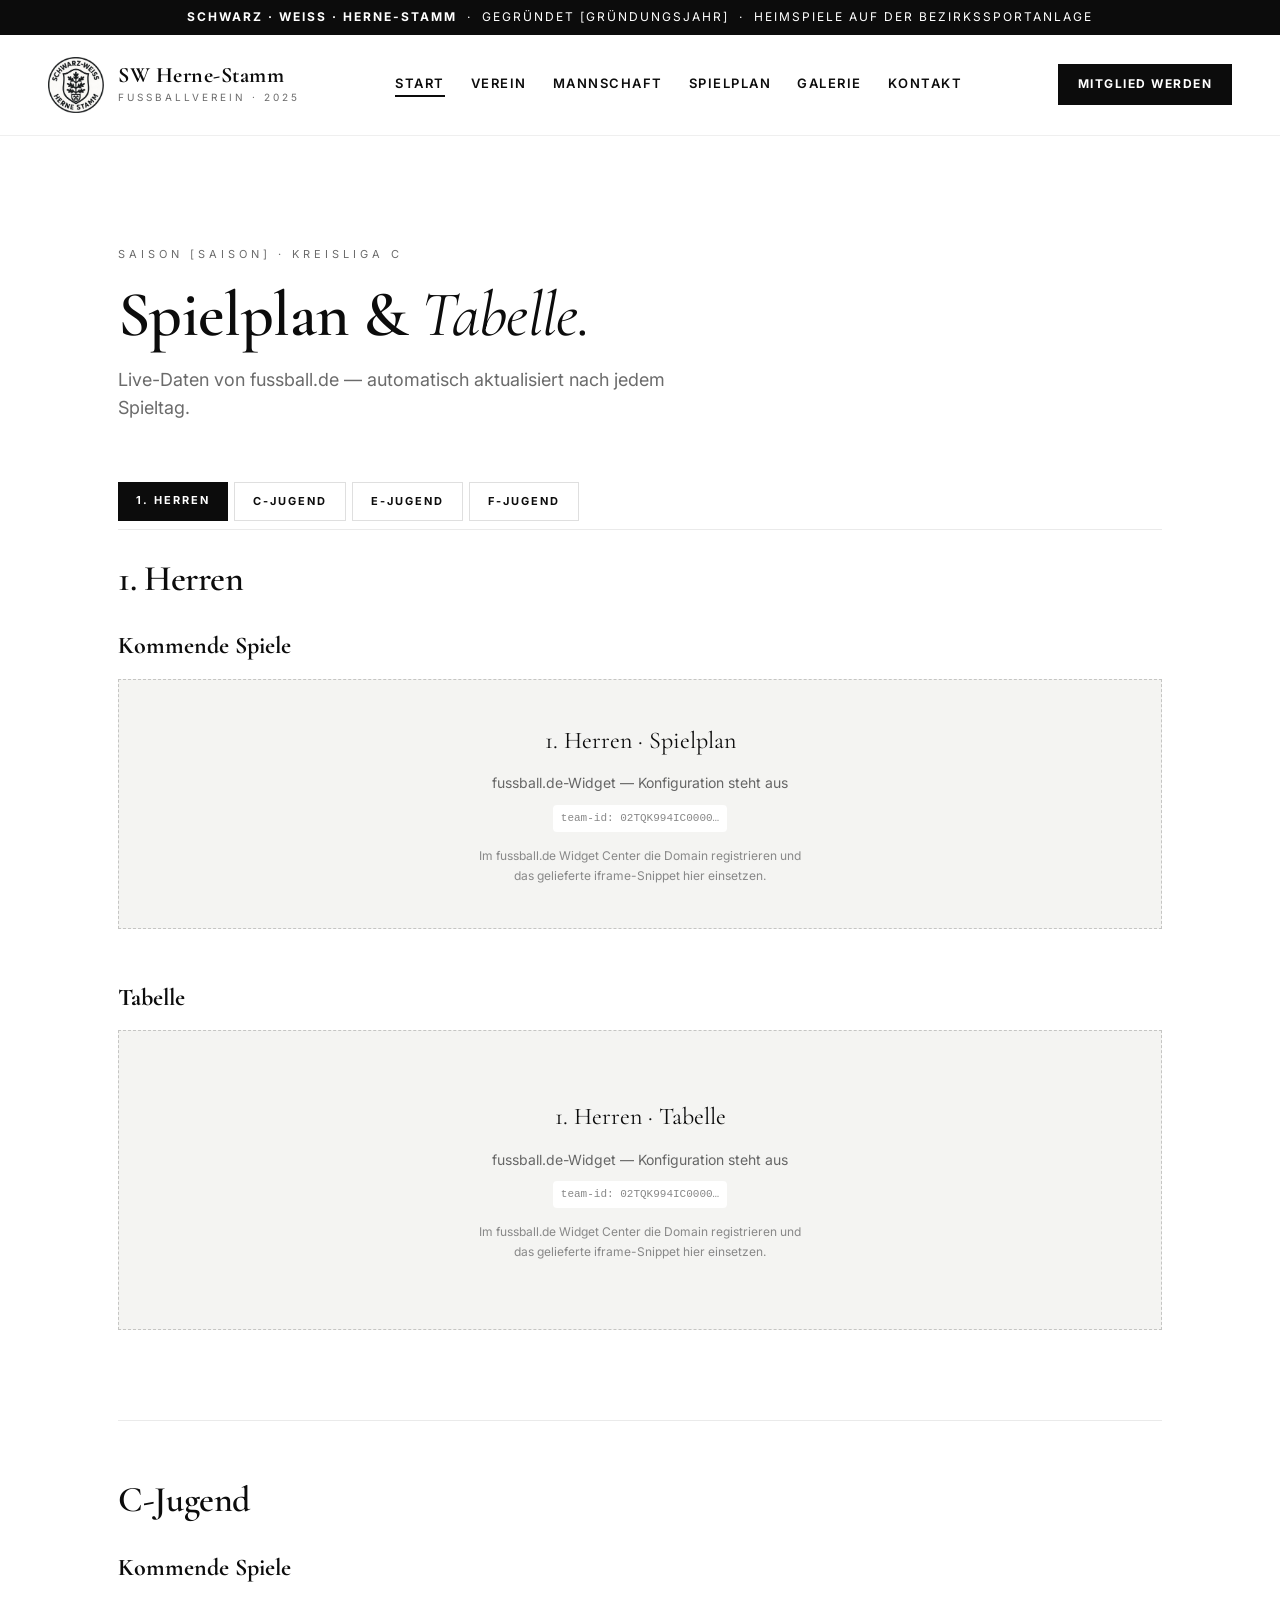
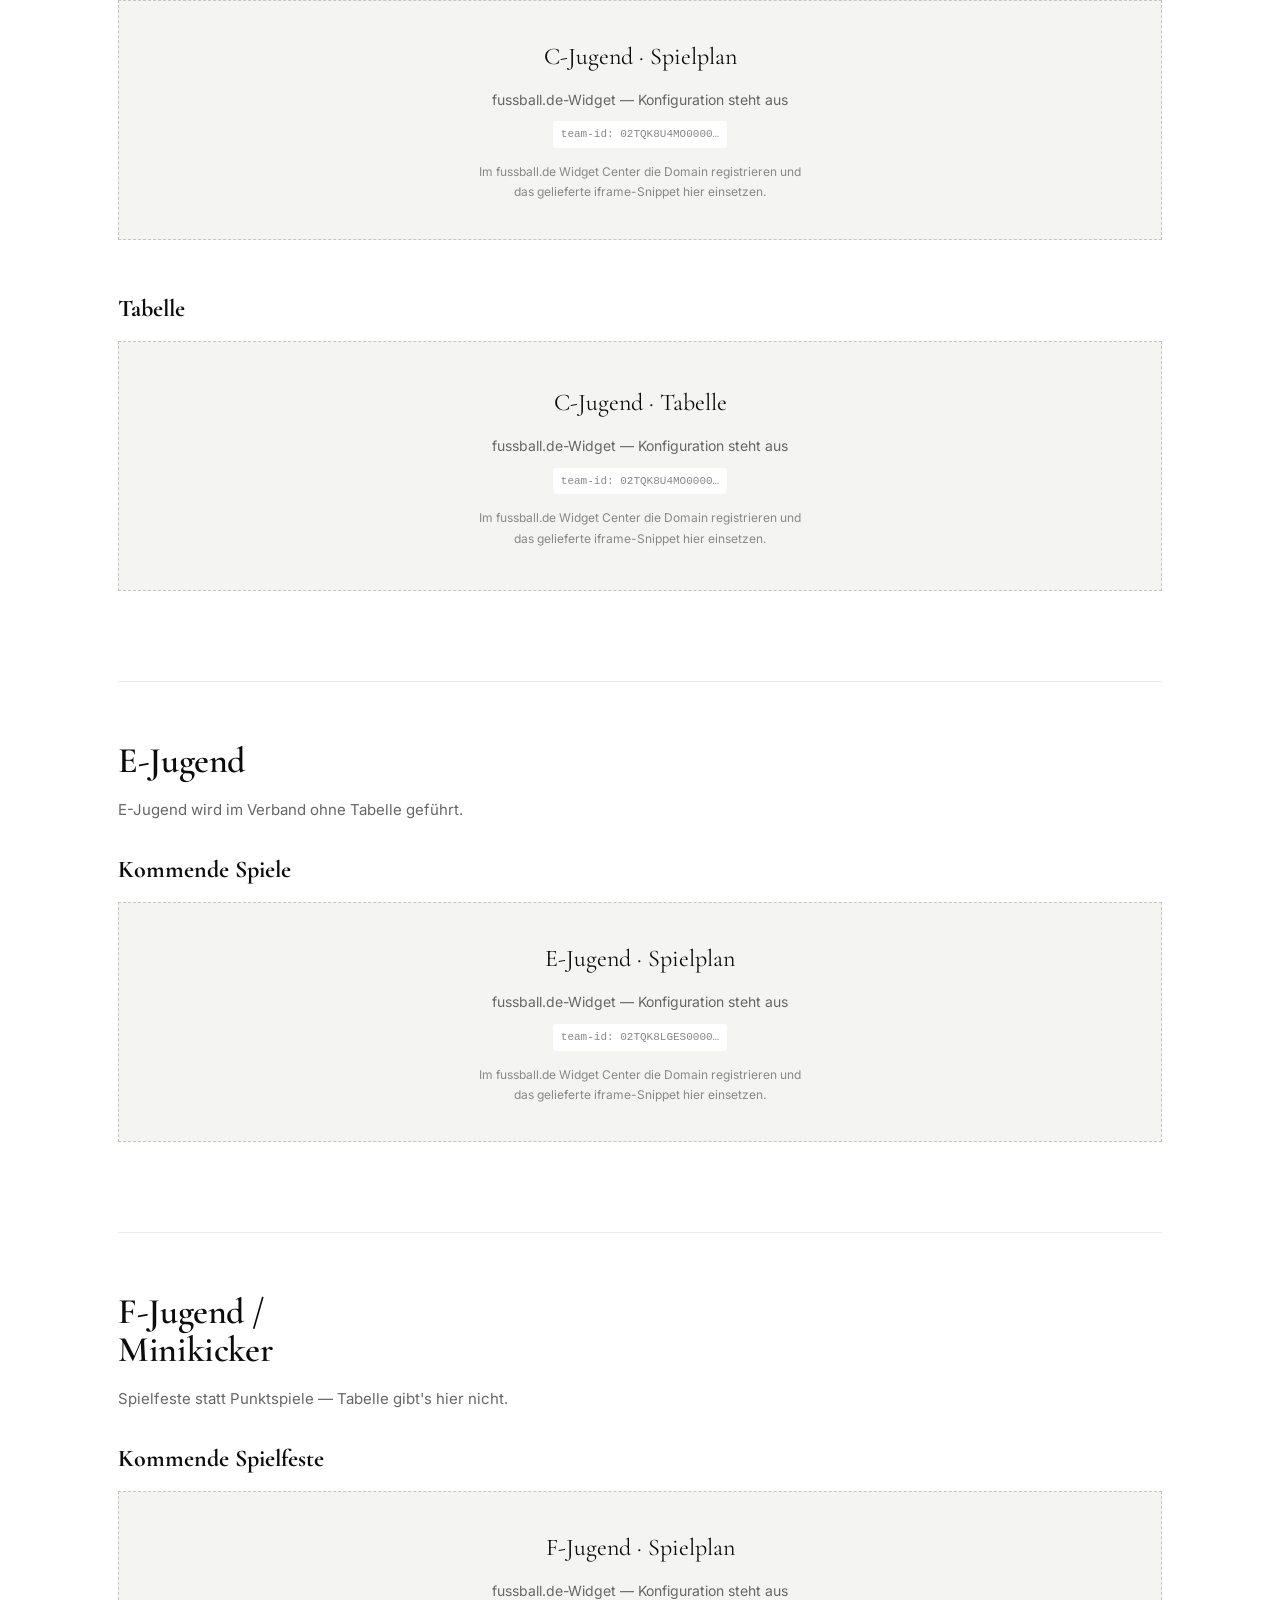
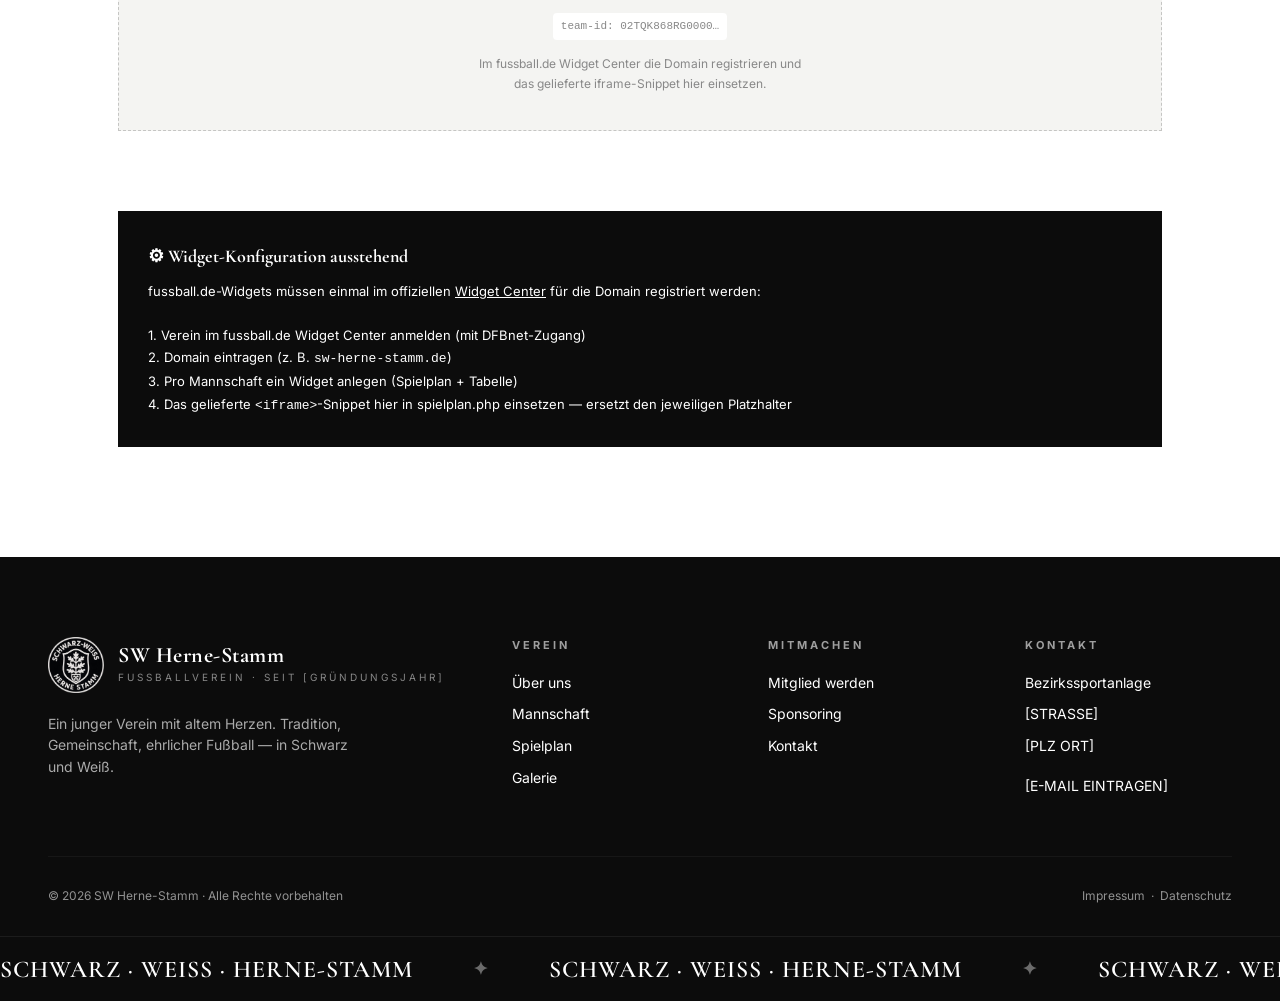
<file: spielplan/index.html>
<!DOCTYPE html>
<html lang="de">
<head>
  <base href="../">
  <meta charset="UTF-8">
  <meta name="viewport" content="width=device-width, initial-scale=1.0">
  <title>Spielplan · SW Herne-Stamm</title>
  <meta name="description" content="Spielplan und Tabelle aller Mannschaften.">
  <meta name="robots" content="noindex, nofollow">
  <link rel="stylesheet" href="style.css">
</head>
<body>
<div class="top-stripe"><b>SCHWARZ · WEISS · HERNE-STAMM</b> &nbsp;·&nbsp; Gegründet [GRÜNDUNGSJAHR] &nbsp;·&nbsp; Heimspiele auf der Bezirkssportanlage</div>
<nav class="site-nav">
  <div class="container site-nav__inner">
    <a href="./" class="brand">
      <img src="logo.png" alt="SW Herne-Stamm" class="brand__logo">
      <div>
        <div class="brand__name">SW Herne-Stamm</div>
        <div class="brand__sub">Fußballverein · 2025</div>
      </div>
    </a>
    <div class="nav-links" id="nav-links">
      <a href="./"      data-key="index">Start</a>
      <a href="verein/"     data-key="verein">Verein</a>
      <a href="mannschaft/" data-key="mannschaft">Mannschaft</a>
      <a href="spielplan/"  data-key="spielplan">Spielplan</a>
      <a href="galerie/"    data-key="galerie">Galerie</a>
      <a href="kontakt/"    data-key="kontakt">Kontakt</a>
    </div>
    <a href="mitglied/" class="nav-cta">Mitglied werden</a>
  </div>
</nav>
<script>(function(){var p=location.pathname.split('/').pop().replace(/\.(php|html)$/,'');if(!p)p='index';var l=document.querySelector('#nav-links a[data-key="'+p+'"]');if(l)l.classList.add('active');})();</script>


<section class="section">
  <div class="container" style="max-width:1100px;">
    <div class="section__eyebrow">Saison [SAISON] · Kreisliga C</div>
    <h1 class="section__title reveal">Spielplan & <em>Tabelle.</em></h1>
    <p class="section__lead reveal reveal--delay-1">Live-Daten von fussball.de — automatisch aktualisiert nach jedem Spieltag.</p>

    <div style="display:flex;gap:6px;flex-wrap:wrap;margin:40px 0 30px;border-bottom:1px solid #00000015;padding-bottom:8px;">
      <a href="#herren"  class="btn" style="padding:10px 18px;background:#0c0c0c;color:#fff;font-size:11px;">1. Herren</a>
      <a href="#cjugend" class="btn" style="padding:10px 18px;background:transparent;color:#0c0c0c;font-size:11px;border:1px solid #00000020;">C-Jugend</a>
      <a href="#ejugend" class="btn" style="padding:10px 18px;background:transparent;color:#0c0c0c;font-size:11px;border:1px solid #00000020;">E-Jugend</a>
      <a href="#fjugend" class="btn" style="padding:10px 18px;background:transparent;color:#0c0c0c;font-size:11px;border:1px solid #00000020;">F-Jugend</a>
    </div>

    <div id="herren" style="margin-bottom:90px;">
      <h2 class="section__title reveal" style="font-size:36px;">1. Herren</h2>
      <h3 style="font-family:var(--serif);font-size:24px;margin:30px 0 14px;">Kommende Spiele</h3>
      <!-- WIDGET-SLOT · 1. Herren · matches
           Team-ID: 02TQK994IC000000VS5489BRVSS9M1SM
           Sobald Widget Center konfiguriert ist, das fertige <iframe …>-Snippet
           von https://www.fussball.de/widgetcenter hier einfügen. -->
      <div style="background:#f4f4f2;border:1px dashed #00000030;padding:36px 28px;text-align:center;color:#666;font-size:14px;line-height:1.7;min-height:250px;display:flex;flex-direction:column;align-items:center;justify-content:center;gap:10px;">
        <div style="font-family:var(--serif);font-size:24px;color:#0c0c0c;">1. Herren · Spielplan</div>
        <div>fussball.de-Widget — Konfiguration steht aus</div>
        <code style="font-size:11px;color:#888;background:#fff;padding:4px 8px;border-radius:4px;">team-id: 02TQK994IC0000…</code>
        <div style="font-size:12px;color:#888;max-width:42ch;margin-top:4px;">
          Im fussball.de Widget Center die Domain registrieren und das gelieferte iframe-Snippet hier einsetzen.
        </div>
      </div>
      <h3 style="font-family:var(--serif);font-size:24px;margin:50px 0 14px;">Tabelle</h3>
      <!-- WIDGET-SLOT · 1. Herren · table
           Team-ID: 02TQK994IC000000VS5489BRVSS9M1SM
           Sobald Widget Center konfiguriert ist, das fertige <iframe …>-Snippet
           von https://www.fussball.de/widgetcenter hier einfügen. -->
      <div style="background:#f4f4f2;border:1px dashed #00000030;padding:36px 28px;text-align:center;color:#666;font-size:14px;line-height:1.7;min-height:300px;display:flex;flex-direction:column;align-items:center;justify-content:center;gap:10px;">
        <div style="font-family:var(--serif);font-size:24px;color:#0c0c0c;">1. Herren · Tabelle</div>
        <div>fussball.de-Widget — Konfiguration steht aus</div>
        <code style="font-size:11px;color:#888;background:#fff;padding:4px 8px;border-radius:4px;">team-id: 02TQK994IC0000…</code>
        <div style="font-size:12px;color:#888;max-width:42ch;margin-top:4px;">
          Im fussball.de Widget Center die Domain registrieren und das gelieferte iframe-Snippet hier einsetzen.
        </div>
      </div>
    </div>

    <div id="cjugend" style="margin-bottom:90px;padding-top:60px;border-top:1px solid #00000015;">
      <h2 class="section__title reveal" style="font-size:36px;">C-Jugend</h2>
      <h3 style="font-family:var(--serif);font-size:24px;margin:30px 0 14px;">Kommende Spiele</h3>
      <!-- WIDGET-SLOT · C-Jugend · matches
           Team-ID: 02TQK8U4MO000000VS5489BRVSS9M1SM
           Sobald Widget Center konfiguriert ist, das fertige <iframe …>-Snippet
           von https://www.fussball.de/widgetcenter hier einfügen. -->
      <div style="background:#f4f4f2;border:1px dashed #00000030;padding:36px 28px;text-align:center;color:#666;font-size:14px;line-height:1.7;min-height:200px;display:flex;flex-direction:column;align-items:center;justify-content:center;gap:10px;">
        <div style="font-family:var(--serif);font-size:24px;color:#0c0c0c;">C-Jugend · Spielplan</div>
        <div>fussball.de-Widget — Konfiguration steht aus</div>
        <code style="font-size:11px;color:#888;background:#fff;padding:4px 8px;border-radius:4px;">team-id: 02TQK8U4MO0000…</code>
        <div style="font-size:12px;color:#888;max-width:42ch;margin-top:4px;">
          Im fussball.de Widget Center die Domain registrieren und das gelieferte iframe-Snippet hier einsetzen.
        </div>
      </div>
      <h3 style="font-family:var(--serif);font-size:24px;margin:50px 0 14px;">Tabelle</h3>
      <!-- WIDGET-SLOT · C-Jugend · table
           Team-ID: 02TQK8U4MO000000VS5489BRVSS9M1SM
           Sobald Widget Center konfiguriert ist, das fertige <iframe …>-Snippet
           von https://www.fussball.de/widgetcenter hier einfügen. -->
      <div style="background:#f4f4f2;border:1px dashed #00000030;padding:36px 28px;text-align:center;color:#666;font-size:14px;line-height:1.7;min-height:250px;display:flex;flex-direction:column;align-items:center;justify-content:center;gap:10px;">
        <div style="font-family:var(--serif);font-size:24px;color:#0c0c0c;">C-Jugend · Tabelle</div>
        <div>fussball.de-Widget — Konfiguration steht aus</div>
        <code style="font-size:11px;color:#888;background:#fff;padding:4px 8px;border-radius:4px;">team-id: 02TQK8U4MO0000…</code>
        <div style="font-size:12px;color:#888;max-width:42ch;margin-top:4px;">
          Im fussball.de Widget Center die Domain registrieren und das gelieferte iframe-Snippet hier einsetzen.
        </div>
      </div>
    </div>

    <div id="ejugend" style="margin-bottom:90px;padding-top:60px;border-top:1px solid #00000015;">
      <h2 class="section__title reveal" style="font-size:36px;">E-Jugend</h2>
      <p style="color:#666;font-size:15px;">E-Jugend wird im Verband ohne Tabelle geführt.</p>
      <h3 style="font-family:var(--serif);font-size:24px;margin:30px 0 14px;">Kommende Spiele</h3>
      <!-- WIDGET-SLOT · E-Jugend · matches
           Team-ID: 02TQK8LGES000000VS5489BRVSS9M1SM
           Sobald Widget Center konfiguriert ist, das fertige <iframe …>-Snippet
           von https://www.fussball.de/widgetcenter hier einfügen. -->
      <div style="background:#f4f4f2;border:1px dashed #00000030;padding:36px 28px;text-align:center;color:#666;font-size:14px;line-height:1.7;min-height:200px;display:flex;flex-direction:column;align-items:center;justify-content:center;gap:10px;">
        <div style="font-family:var(--serif);font-size:24px;color:#0c0c0c;">E-Jugend · Spielplan</div>
        <div>fussball.de-Widget — Konfiguration steht aus</div>
        <code style="font-size:11px;color:#888;background:#fff;padding:4px 8px;border-radius:4px;">team-id: 02TQK8LGES0000…</code>
        <div style="font-size:12px;color:#888;max-width:42ch;margin-top:4px;">
          Im fussball.de Widget Center die Domain registrieren und das gelieferte iframe-Snippet hier einsetzen.
        </div>
      </div>
    </div>

    <div id="fjugend" style="padding-top:60px;border-top:1px solid #00000015;">
      <h2 class="section__title reveal" style="font-size:36px;">F-Jugend / Minikicker</h2>
      <p style="color:#666;font-size:15px;">Spielfeste statt Punktspiele — Tabelle gibt's hier nicht.</p>
      <h3 style="font-family:var(--serif);font-size:24px;margin:30px 0 14px;">Kommende Spielfeste</h3>
      <!-- WIDGET-SLOT · F-Jugend · matches
           Team-ID: 02TQK868RG000000VS5489BRVSS9M1SM
           Sobald Widget Center konfiguriert ist, das fertige <iframe …>-Snippet
           von https://www.fussball.de/widgetcenter hier einfügen. -->
      <div style="background:#f4f4f2;border:1px dashed #00000030;padding:36px 28px;text-align:center;color:#666;font-size:14px;line-height:1.7;min-height:180px;display:flex;flex-direction:column;align-items:center;justify-content:center;gap:10px;">
        <div style="font-family:var(--serif);font-size:24px;color:#0c0c0c;">F-Jugend · Spielplan</div>
        <div>fussball.de-Widget — Konfiguration steht aus</div>
        <code style="font-size:11px;color:#888;background:#fff;padding:4px 8px;border-radius:4px;">team-id: 02TQK868RG0000…</code>
        <div style="font-size:12px;color:#888;max-width:42ch;margin-top:4px;">
          Im fussball.de Widget Center die Domain registrieren und das gelieferte iframe-Snippet hier einsetzen.
        </div>
      </div>
    </div>

    <div style="margin-top:80px;background:#0c0c0c;color:#fff;padding:30px;font-size:13px;line-height:1.7;">
      <b style="font-family:var(--serif);font-size:18px;display:block;margin-bottom:8px;">⚙ Widget-Konfiguration ausstehend</b>
      fussball.de-Widgets müssen einmal im offiziellen <a href="https://www.fussball.de/widgetcenter" style="color:#fff;text-decoration:underline;" target="_blank" rel="noopener">Widget Center</a> für die Domain registriert werden:<br><br>
      1. Verein im fussball.de Widget Center anmelden (mit DFBnet-Zugang)<br>
      2. Domain eintragen (z. B. <code>sw-herne-stamm.de</code>)<br>
      3. Pro Mannschaft ein Widget anlegen (Spielplan + Tabelle)<br>
      4. Das gelieferte <code>&lt;iframe&gt;</code>-Snippet hier in spielplan.php einsetzen — ersetzt den jeweiligen Platzhalter
    </div>
  </div>
</section>

<footer class="site-footer">
  <div class="container">
    <div class="footer-grid">
      <div>
        <div style="display:flex;align-items:center;gap:14px;margin-bottom:20px;">
          <img src="logo.png" alt="SW Herne-Stamm" class="brand__logo brand__logo--light">
          <div>
            <div class="brand__name" style="color:#fff;">SW Herne-Stamm</div>
            <div class="brand__sub" style="color:#888;">Fußballverein · seit [GRÜNDUNGSJAHR]</div>
          </div>
        </div>
        <p style="font-size:14px;color:#aaa;max-width:36ch;">Ein junger Verein mit altem Herzen. Tradition, Gemeinschaft, ehrlicher Fußball — in Schwarz und Weiß.</p>
      </div>
      <div>
        <h4>Verein</h4>
        <ul><li><a href="verein/">Über uns</a></li><li><a href="mannschaft/">Mannschaft</a></li><li><a href="spielplan/">Spielplan</a></li><li><a href="galerie/">Galerie</a></li></ul>
      </div>
      <div>
        <h4>Mitmachen</h4>
        <ul><li><a href="mitglied/">Mitglied werden</a></li><li><a href="kontakt/#sponsoring">Sponsoring</a></li><li><a href="kontakt/">Kontakt</a></li></ul>
      </div>
      <div>
        <h4>Kontakt</h4>
        <ul><li>Bezirkssportanlage</li><li>[STRASSE]</li><li>[PLZ ORT]</li><li style="margin-top:8px;">[E-MAIL EINTRAGEN]</li></ul>
      </div>
    </div>
    <div class="footer-bottom">
      <span>© 2026 SW Herne-Stamm · Alle Rechte vorbehalten</span>
      <span><a href="impressum/">Impressum</a> &nbsp;·&nbsp; <a href="impressum/#datenschutz">Datenschutz</a></span>
    </div>
  </div>
</footer>
<link rel="stylesheet" href="https://fonts.googleapis.com/css2?family=Cormorant+Garamond:ital,wght@0,400;0,600;0,700;1,400&family=Inter:wght@400;600;700&display=swap">
<div class="marquee" aria-hidden="true">
  <div class="marquee__track">
    <span>SCHWARZ · WEISS · HERNE-STAMM</span><span>SCHWARZ · WEISS · HERNE-STAMM</span>
    <span>SCHWARZ · WEISS · HERNE-STAMM</span><span>SCHWARZ · WEISS · HERNE-STAMM</span>
    <span>SCHWARZ · WEISS · HERNE-STAMM</span><span>SCHWARZ · WEISS · HERNE-STAMM</span>
    <span>SCHWARZ · WEISS · HERNE-STAMM</span><span>SCHWARZ · WEISS · HERNE-STAMM</span>
  </div>
</div>
<script>
(function(){
  // Scroll-Reveal: alle .reveal-Elemente einblenden wenn sichtbar
  if ("IntersectionObserver" in window) {
    var io = new IntersectionObserver(function(entries){
      entries.forEach(function(e){ if(e.isIntersecting){ e.target.classList.add("is-visible"); io.unobserve(e.target); } });
    }, { rootMargin: "0px 0px -10% 0px", threshold: 0.1 });
    document.querySelectorAll(".reveal").forEach(function(el){ io.observe(el); });
  } else {
    document.querySelectorAll(".reveal").forEach(function(el){ el.classList.add("is-visible"); });
  }
  // Animated counter für .count[data-to]
  function animateCount(el){
    var to = parseFloat(el.dataset.to) || 0;
    var dur = parseInt(el.dataset.dur||"1400");
    var dec = parseInt(el.dataset.dec||"0");
    var t0 = performance.now();
    function step(t){
      var p = Math.min((t-t0)/dur, 1);
      var v = to * (1 - Math.pow(1-p, 3));
      el.textContent = (el.dataset.prefix||"") + v.toFixed(dec) + (el.dataset.suffix||"");
      if (p < 1) requestAnimationFrame(step);
    }
    requestAnimationFrame(step);
  }
  if ("IntersectionObserver" in window) {
    var co = new IntersectionObserver(function(entries){
      entries.forEach(function(e){ if(e.isIntersecting){ animateCount(e.target); co.unobserve(e.target); } });
    }, { threshold: 0.5 });
    document.querySelectorAll(".count[data-to]").forEach(function(el){ co.observe(el); });
  }

  // ── Lineup-Animation: Spieler nacheinander zoomen (Detail-Seiten) ──
  function runLineup() {
    var pitch = document.querySelector(".pitch");
    if (!pitch) return;
    var seq = ["TW","LV","IV-L","IV-R","RV","LM","ZM","RM","LF","RF","ST"];
    var captain = pitch.querySelector(".player[data-captain=\"true\"]");
    var order = [];
    if (captain) order.push(captain);
    seq.forEach(function(pos){
      var el = pitch.querySelector(".player[data-pos=\"" + pos + "\"]");
      if (el && el !== captain) order.push(el);
    });
    // reset: alle dimmen
    pitch.querySelectorAll(".player").forEach(function(p){
      p.classList.remove("is-active","is-zoom");
    });
    var i = 0;
    function step() {
      if (i >= order.length) {
        // Final: alle aktiv, keiner mehr gezoomt
        pitch.querySelectorAll(".player").forEach(function(p){
          p.classList.add("is-active"); p.classList.remove("is-zoom");
        });
        return;
      }
      var el = order[i];
      el.classList.add("is-active","is-zoom");
      setTimeout(function(){
        el.classList.remove("is-zoom");
        i++;
        step();
      }, 2500);
    }
    // kleine Startverzögerung damit Seite aufgebaut ist
    setTimeout(step, 350);
  }
  // Lineup-JSON von der nukilabs-API holen und in die Slots einsetzen
  function populateFromAPI() {
    var pitch = document.querySelector(".pitch[id^='pitch-']");
    if (!pitch) return Promise.resolve();
    var team = pitch.id.replace("pitch-", "");
    // 1. Versuche dynamische PHP-API; 2. Fallback auf statisches JSON (für GH-Pages)
    return fetch("api-lineup.php?team=" + team, { credentials: "same-origin" })
      .then(function(r){ if (r.ok) return r.json(); throw new Error("php"); })
      .catch(function(){ return fetch("lineups/" + team + ".json").then(function(r){ return r.ok ? r.json() : null; }); })
      .then(function(data){
        if (!data || !data.lineup) return;
        Object.keys(data.lineup).forEach(function(pos){
          var el = pitch.querySelector(".player[data-pos=\"" + pos + "\"]");
          if (!el) return;
          var p = data.lineup[pos];
          var name = el.querySelector(".player__name");
          var num = el.querySelector(".player__num");
          if (name && p.name) name.textContent = p.name;
          if (num && p.number) num.textContent = String(p.number);
        });
        // optional captain override
        if (data.captain) {
          pitch.querySelectorAll(".player[data-captain=\"true\"]").forEach(function(el){
            el.removeAttribute("data-captain");
            var b = el.querySelector(".player__captain"); if (b) b.remove();
          });
          var capEl = pitch.querySelector(".player[data-pos=\"" + data.captain + "\"]");
          if (capEl) {
            capEl.setAttribute("data-captain", "true");
            if (!capEl.querySelector(".player__captain")) {
              var s = document.createElement("span");
              s.className = "player__captain"; s.textContent = "C";
              capEl.querySelector(".player__photo")?.appendChild(s);
            }
          }
        }
      }).catch(function(){ /* still play placeholder lineup */ });
  }

  // Auto-Start: erst API populieren (max 1.5s warten), dann Animation
  if (document.querySelector(".pitch")) {
    var start = function(){ populateFromAPI().finally(runLineup); };
    if (document.readyState === "loading") {
      document.addEventListener("DOMContentLoaded", start);
    } else {
      start();
    }
  }
  // Replay-Button im UI nutzbar machen
  window.replayLineup = runLineup;

})();
</script>
</body></html>
</file>
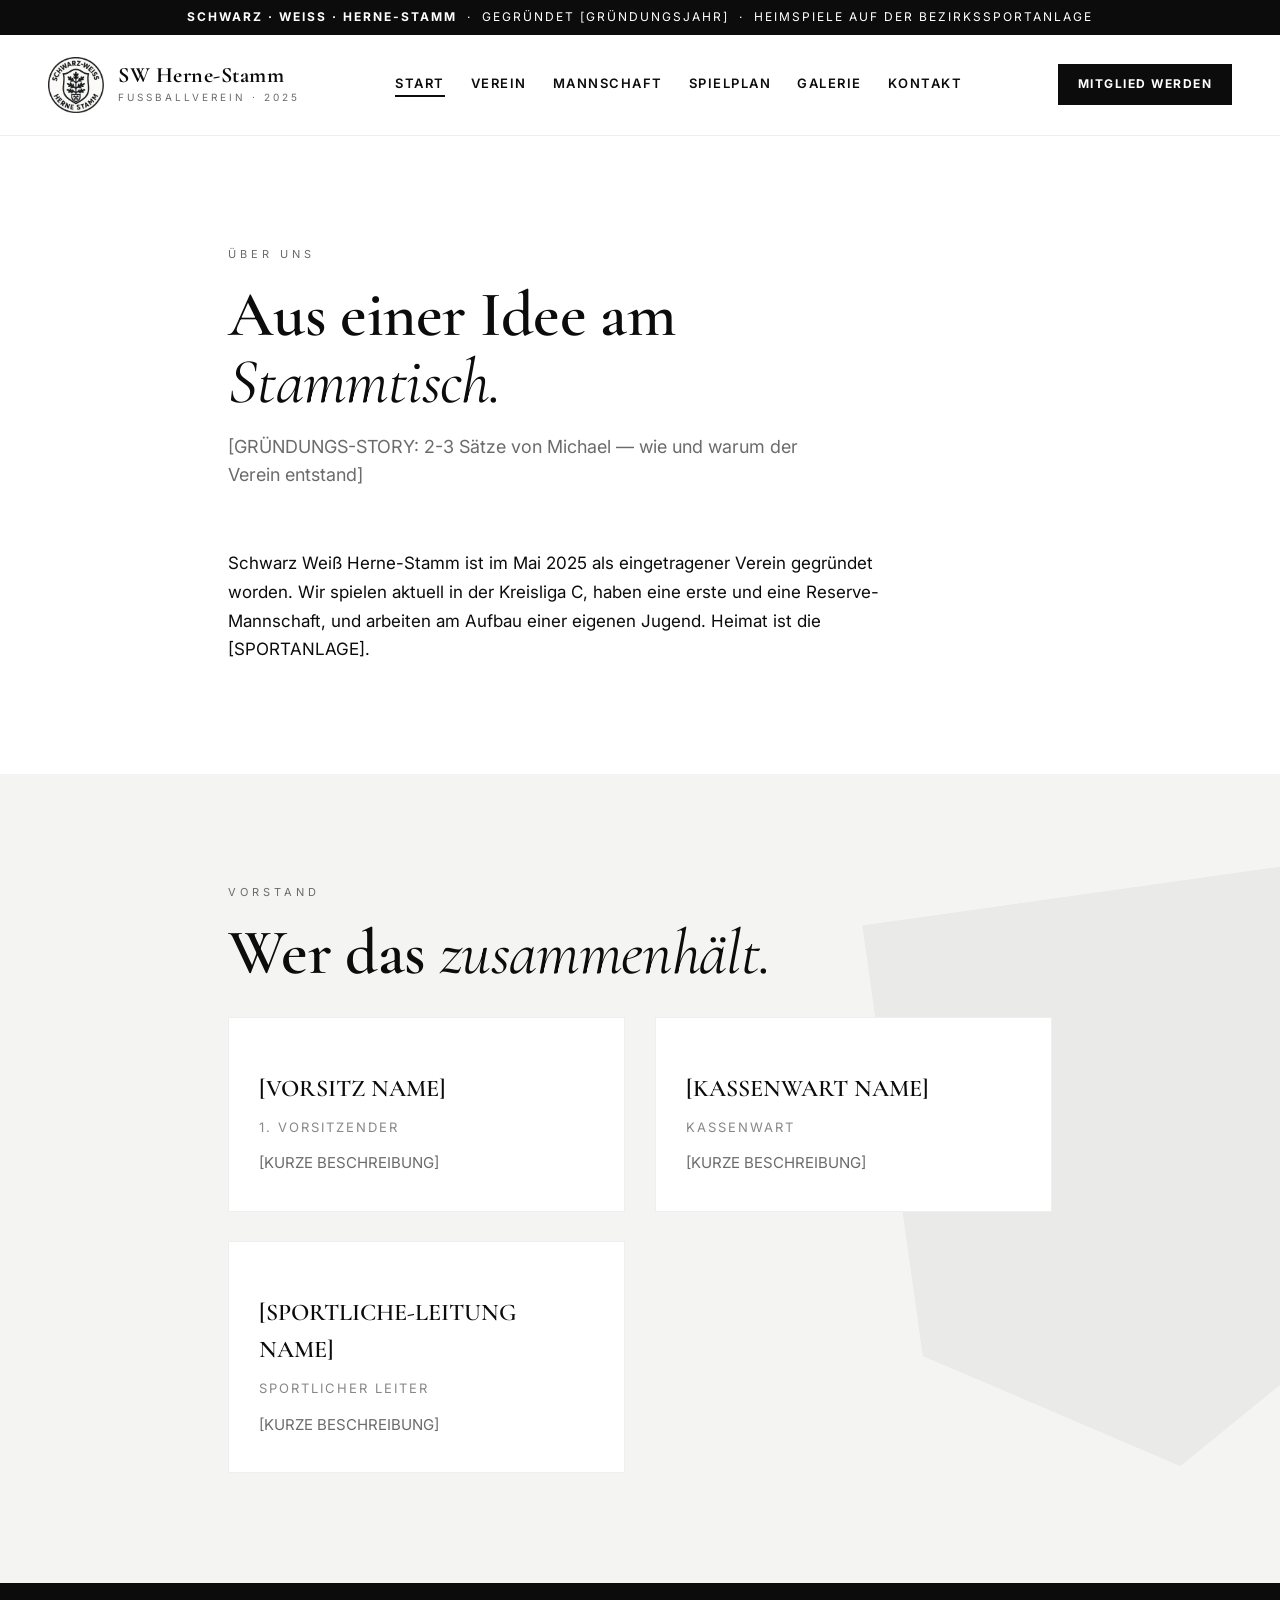
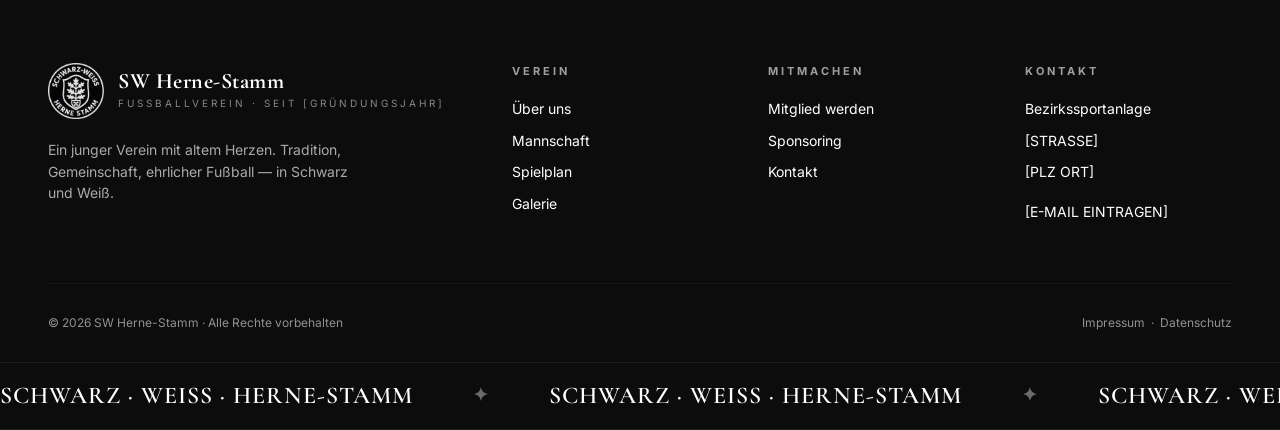
<file: verein/index.html>
<!DOCTYPE html>
<html lang="de">
<head>
  <base href="../">
  <meta charset="UTF-8">
  <meta name="viewport" content="width=device-width, initial-scale=1.0">
  <title>Verein · SW Herne-Stamm</title>
  <meta name="description" content="Die Geschichte und Werte von SW Herne-Stamm — gegründet [GRÜNDUNGSJAHR] aus Liebe zum Vereinsfußball.">
  <meta name="robots" content="noindex, nofollow">
  <link rel="stylesheet" href="style.css">
</head>
<body>
<div class="top-stripe"><b>SCHWARZ · WEISS · HERNE-STAMM</b> &nbsp;·&nbsp; Gegründet [GRÜNDUNGSJAHR] &nbsp;·&nbsp; Heimspiele auf der Bezirkssportanlage</div>
<nav class="site-nav">
  <div class="container site-nav__inner">
    <a href="./" class="brand">
      <img src="logo.png" alt="SW Herne-Stamm" class="brand__logo">
      <div>
        <div class="brand__name">SW Herne-Stamm</div>
        <div class="brand__sub">Fußballverein · 2025</div>
      </div>
    </a>
    <div class="nav-links" id="nav-links">
      <a href="./"      data-key="index">Start</a>
      <a href="verein/"     data-key="verein">Verein</a>
      <a href="mannschaft/" data-key="mannschaft">Mannschaft</a>
      <a href="spielplan/"  data-key="spielplan">Spielplan</a>
      <a href="galerie/"    data-key="galerie">Galerie</a>
      <a href="kontakt/"    data-key="kontakt">Kontakt</a>
    </div>
    <a href="mitglied/" class="nav-cta">Mitglied werden</a>
  </div>
</nav>
<script>(function(){var p=location.pathname.split('/').pop().replace(/\.(php|html)$/,'');if(!p)p='index';var l=document.querySelector('#nav-links a[data-key="'+p+'"]');if(l)l.classList.add('active');})();</script>

<section class="section">
  <div class="container" style="max-width:880px;">
    <div class="section__eyebrow">Über uns</div>
    <h1 class="section__title reveal">Aus einer Idee am <em>Stammtisch.</em></h1>
    <p class="section__lead reveal reveal--delay-1">[GRÜNDUNGS-STORY: 2-3 Sätze von Michael — wie und warum der Verein entstand]</p>
    <p style="font-size:17px;line-height:1.7;max-width:60ch;margin-top:24px;">Schwarz Weiß Herne-Stamm ist im Mai 2025 als eingetragener Verein gegründet worden. Wir spielen aktuell in der Kreisliga C, haben eine erste und eine Reserve-Mannschaft, und arbeiten am Aufbau einer eigenen Jugend. Heimat ist die [SPORTANLAGE].</p>
  </div>
</section>
<section class="section section--soft section--watermark">
  <div class="container" style="max-width:880px;">
    <div class="section__eyebrow">Vorstand</div>
    <h2 class="section__title reveal">Wer das <em>zusammenhält.</em></h2>
    <div class="cards reveal reveal--delay-2" style="margin-top:30px;">
      <div class="card"><h3>[VORSITZ NAME]</h3><p style="margin-top:6px;font-size:13px;letter-spacing:2px;text-transform:uppercase;color:#888;">1. Vorsitzender</p><p style="margin-top:14px;">[KURZE BESCHREIBUNG]</p></div>
      <div class="card"><h3>[KASSENWART NAME]</h3><p style="margin-top:6px;font-size:13px;letter-spacing:2px;text-transform:uppercase;color:#888;">Kassenwart</p><p style="margin-top:14px;">[KURZE BESCHREIBUNG]</p></div>
      <div class="card"><h3>[SPORTLICHE-LEITUNG NAME]</h3><p style="margin-top:6px;font-size:13px;letter-spacing:2px;text-transform:uppercase;color:#888;">Sportlicher Leiter</p><p style="margin-top:14px;">[KURZE BESCHREIBUNG]</p></div>
    </div>
  </div>
</section>
<footer class="site-footer">
  <div class="container">
    <div class="footer-grid">
      <div>
        <div style="display:flex;align-items:center;gap:14px;margin-bottom:20px;">
          <img src="logo.png" alt="SW Herne-Stamm" class="brand__logo brand__logo--light">
          <div>
            <div class="brand__name" style="color:#fff;">SW Herne-Stamm</div>
            <div class="brand__sub" style="color:#888;">Fußballverein · seit [GRÜNDUNGSJAHR]</div>
          </div>
        </div>
        <p style="font-size:14px;color:#aaa;max-width:36ch;">Ein junger Verein mit altem Herzen. Tradition, Gemeinschaft, ehrlicher Fußball — in Schwarz und Weiß.</p>
      </div>
      <div>
        <h4>Verein</h4>
        <ul><li><a href="verein/">Über uns</a></li><li><a href="mannschaft/">Mannschaft</a></li><li><a href="spielplan/">Spielplan</a></li><li><a href="galerie/">Galerie</a></li></ul>
      </div>
      <div>
        <h4>Mitmachen</h4>
        <ul><li><a href="mitglied/">Mitglied werden</a></li><li><a href="kontakt/#sponsoring">Sponsoring</a></li><li><a href="kontakt/">Kontakt</a></li></ul>
      </div>
      <div>
        <h4>Kontakt</h4>
        <ul><li>Bezirkssportanlage</li><li>[STRASSE]</li><li>[PLZ ORT]</li><li style="margin-top:8px;">[E-MAIL EINTRAGEN]</li></ul>
      </div>
    </div>
    <div class="footer-bottom">
      <span>© 2026 SW Herne-Stamm · Alle Rechte vorbehalten</span>
      <span><a href="impressum/">Impressum</a> &nbsp;·&nbsp; <a href="impressum/#datenschutz">Datenschutz</a></span>
    </div>
  </div>
</footer>
<link rel="stylesheet" href="https://fonts.googleapis.com/css2?family=Cormorant+Garamond:ital,wght@0,400;0,600;0,700;1,400&family=Inter:wght@400;600;700&display=swap">
<div class="marquee" aria-hidden="true">
  <div class="marquee__track">
    <span>SCHWARZ · WEISS · HERNE-STAMM</span><span>SCHWARZ · WEISS · HERNE-STAMM</span>
    <span>SCHWARZ · WEISS · HERNE-STAMM</span><span>SCHWARZ · WEISS · HERNE-STAMM</span>
    <span>SCHWARZ · WEISS · HERNE-STAMM</span><span>SCHWARZ · WEISS · HERNE-STAMM</span>
    <span>SCHWARZ · WEISS · HERNE-STAMM</span><span>SCHWARZ · WEISS · HERNE-STAMM</span>
  </div>
</div>
<script>
(function(){
  // Scroll-Reveal: alle .reveal-Elemente einblenden wenn sichtbar
  if ("IntersectionObserver" in window) {
    var io = new IntersectionObserver(function(entries){
      entries.forEach(function(e){ if(e.isIntersecting){ e.target.classList.add("is-visible"); io.unobserve(e.target); } });
    }, { rootMargin: "0px 0px -10% 0px", threshold: 0.1 });
    document.querySelectorAll(".reveal").forEach(function(el){ io.observe(el); });
  } else {
    document.querySelectorAll(".reveal").forEach(function(el){ el.classList.add("is-visible"); });
  }
  // Animated counter für .count[data-to]
  function animateCount(el){
    var to = parseFloat(el.dataset.to) || 0;
    var dur = parseInt(el.dataset.dur||"1400");
    var dec = parseInt(el.dataset.dec||"0");
    var t0 = performance.now();
    function step(t){
      var p = Math.min((t-t0)/dur, 1);
      var v = to * (1 - Math.pow(1-p, 3));
      el.textContent = (el.dataset.prefix||"") + v.toFixed(dec) + (el.dataset.suffix||"");
      if (p < 1) requestAnimationFrame(step);
    }
    requestAnimationFrame(step);
  }
  if ("IntersectionObserver" in window) {
    var co = new IntersectionObserver(function(entries){
      entries.forEach(function(e){ if(e.isIntersecting){ animateCount(e.target); co.unobserve(e.target); } });
    }, { threshold: 0.5 });
    document.querySelectorAll(".count[data-to]").forEach(function(el){ co.observe(el); });
  }

  // ── Lineup-Animation: Spieler nacheinander zoomen (Detail-Seiten) ──
  function runLineup() {
    var pitch = document.querySelector(".pitch");
    if (!pitch) return;
    var seq = ["TW","LV","IV-L","IV-R","RV","LM","ZM","RM","LF","RF","ST"];
    var captain = pitch.querySelector(".player[data-captain=\"true\"]");
    var order = [];
    if (captain) order.push(captain);
    seq.forEach(function(pos){
      var el = pitch.querySelector(".player[data-pos=\"" + pos + "\"]");
      if (el && el !== captain) order.push(el);
    });
    // reset: alle dimmen
    pitch.querySelectorAll(".player").forEach(function(p){
      p.classList.remove("is-active","is-zoom");
    });
    var i = 0;
    function step() {
      if (i >= order.length) {
        // Final: alle aktiv, keiner mehr gezoomt
        pitch.querySelectorAll(".player").forEach(function(p){
          p.classList.add("is-active"); p.classList.remove("is-zoom");
        });
        return;
      }
      var el = order[i];
      el.classList.add("is-active","is-zoom");
      setTimeout(function(){
        el.classList.remove("is-zoom");
        i++;
        step();
      }, 2500);
    }
    // kleine Startverzögerung damit Seite aufgebaut ist
    setTimeout(step, 350);
  }
  // Lineup-JSON von der nukilabs-API holen und in die Slots einsetzen
  function populateFromAPI() {
    var pitch = document.querySelector(".pitch[id^='pitch-']");
    if (!pitch) return Promise.resolve();
    var team = pitch.id.replace("pitch-", "");
    // 1. Versuche dynamische PHP-API; 2. Fallback auf statisches JSON (für GH-Pages)
    return fetch("api-lineup.php?team=" + team, { credentials: "same-origin" })
      .then(function(r){ if (r.ok) return r.json(); throw new Error("php"); })
      .catch(function(){ return fetch("lineups/" + team + ".json").then(function(r){ return r.ok ? r.json() : null; }); })
      .then(function(data){
        if (!data || !data.lineup) return;
        Object.keys(data.lineup).forEach(function(pos){
          var el = pitch.querySelector(".player[data-pos=\"" + pos + "\"]");
          if (!el) return;
          var p = data.lineup[pos];
          var name = el.querySelector(".player__name");
          var num = el.querySelector(".player__num");
          if (name && p.name) name.textContent = p.name;
          if (num && p.number) num.textContent = String(p.number);
        });
        // optional captain override
        if (data.captain) {
          pitch.querySelectorAll(".player[data-captain=\"true\"]").forEach(function(el){
            el.removeAttribute("data-captain");
            var b = el.querySelector(".player__captain"); if (b) b.remove();
          });
          var capEl = pitch.querySelector(".player[data-pos=\"" + data.captain + "\"]");
          if (capEl) {
            capEl.setAttribute("data-captain", "true");
            if (!capEl.querySelector(".player__captain")) {
              var s = document.createElement("span");
              s.className = "player__captain"; s.textContent = "C";
              capEl.querySelector(".player__photo")?.appendChild(s);
            }
          }
        }
      }).catch(function(){ /* still play placeholder lineup */ });
  }

  // Auto-Start: erst API populieren (max 1.5s warten), dann Animation
  if (document.querySelector(".pitch")) {
    var start = function(){ populateFromAPI().finally(runLineup); };
    if (document.readyState === "loading") {
      document.addEventListener("DOMContentLoaded", start);
    } else {
      start();
    }
  }
  // Replay-Button im UI nutzbar machen
  window.replayLineup = runLineup;

})();
</script>
</body></html>
</file>
